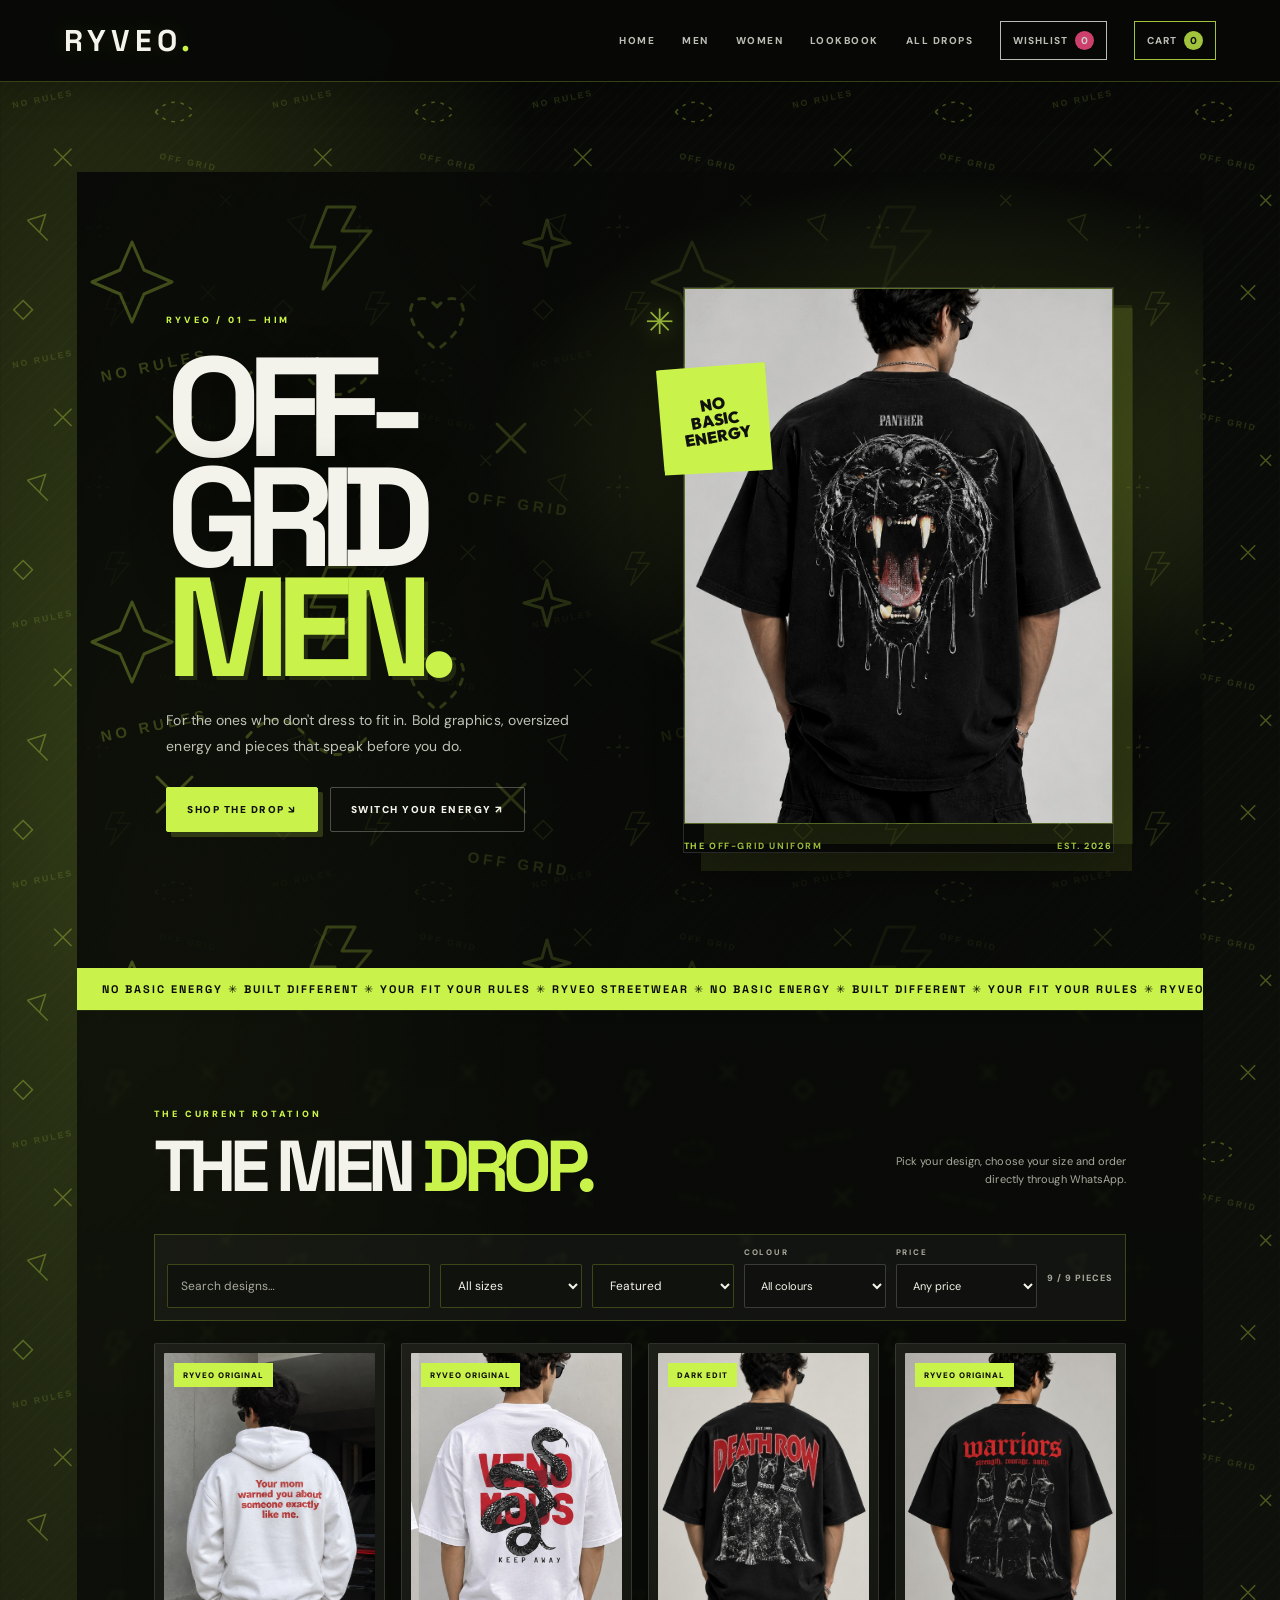
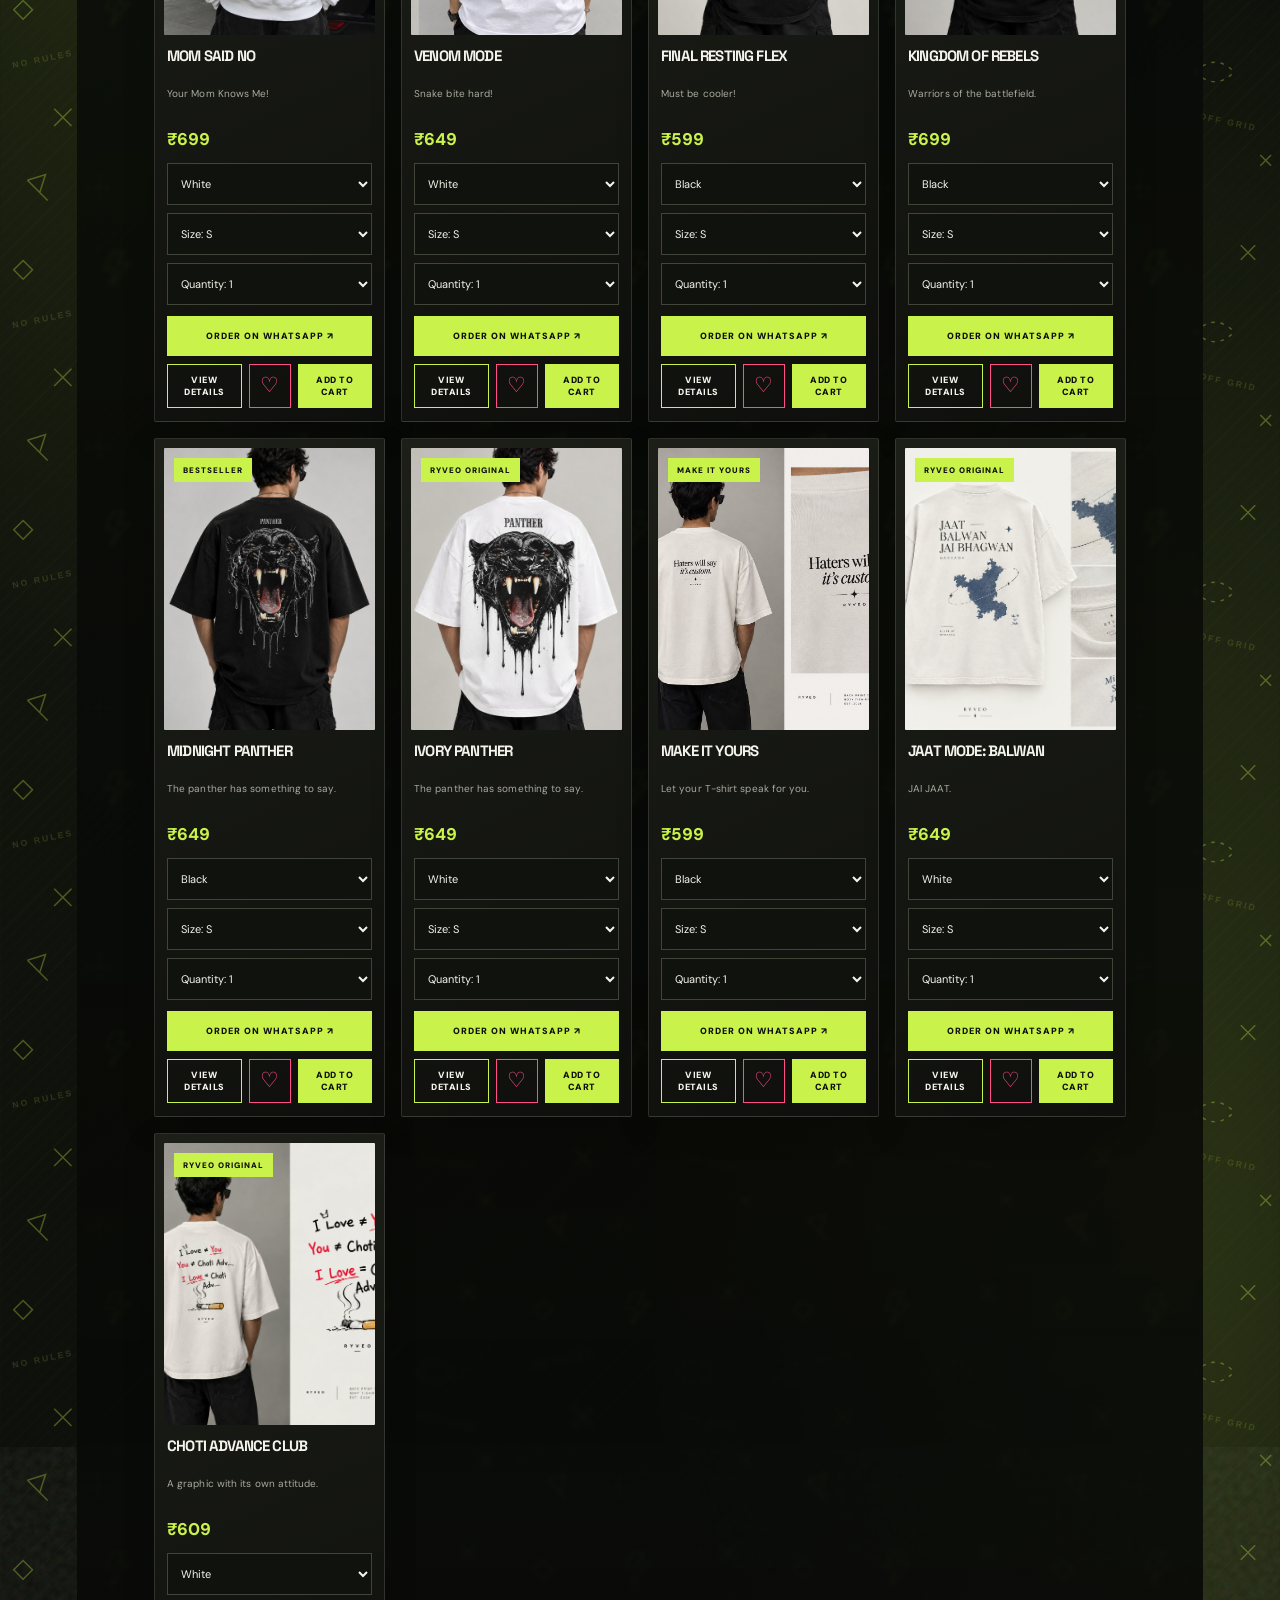
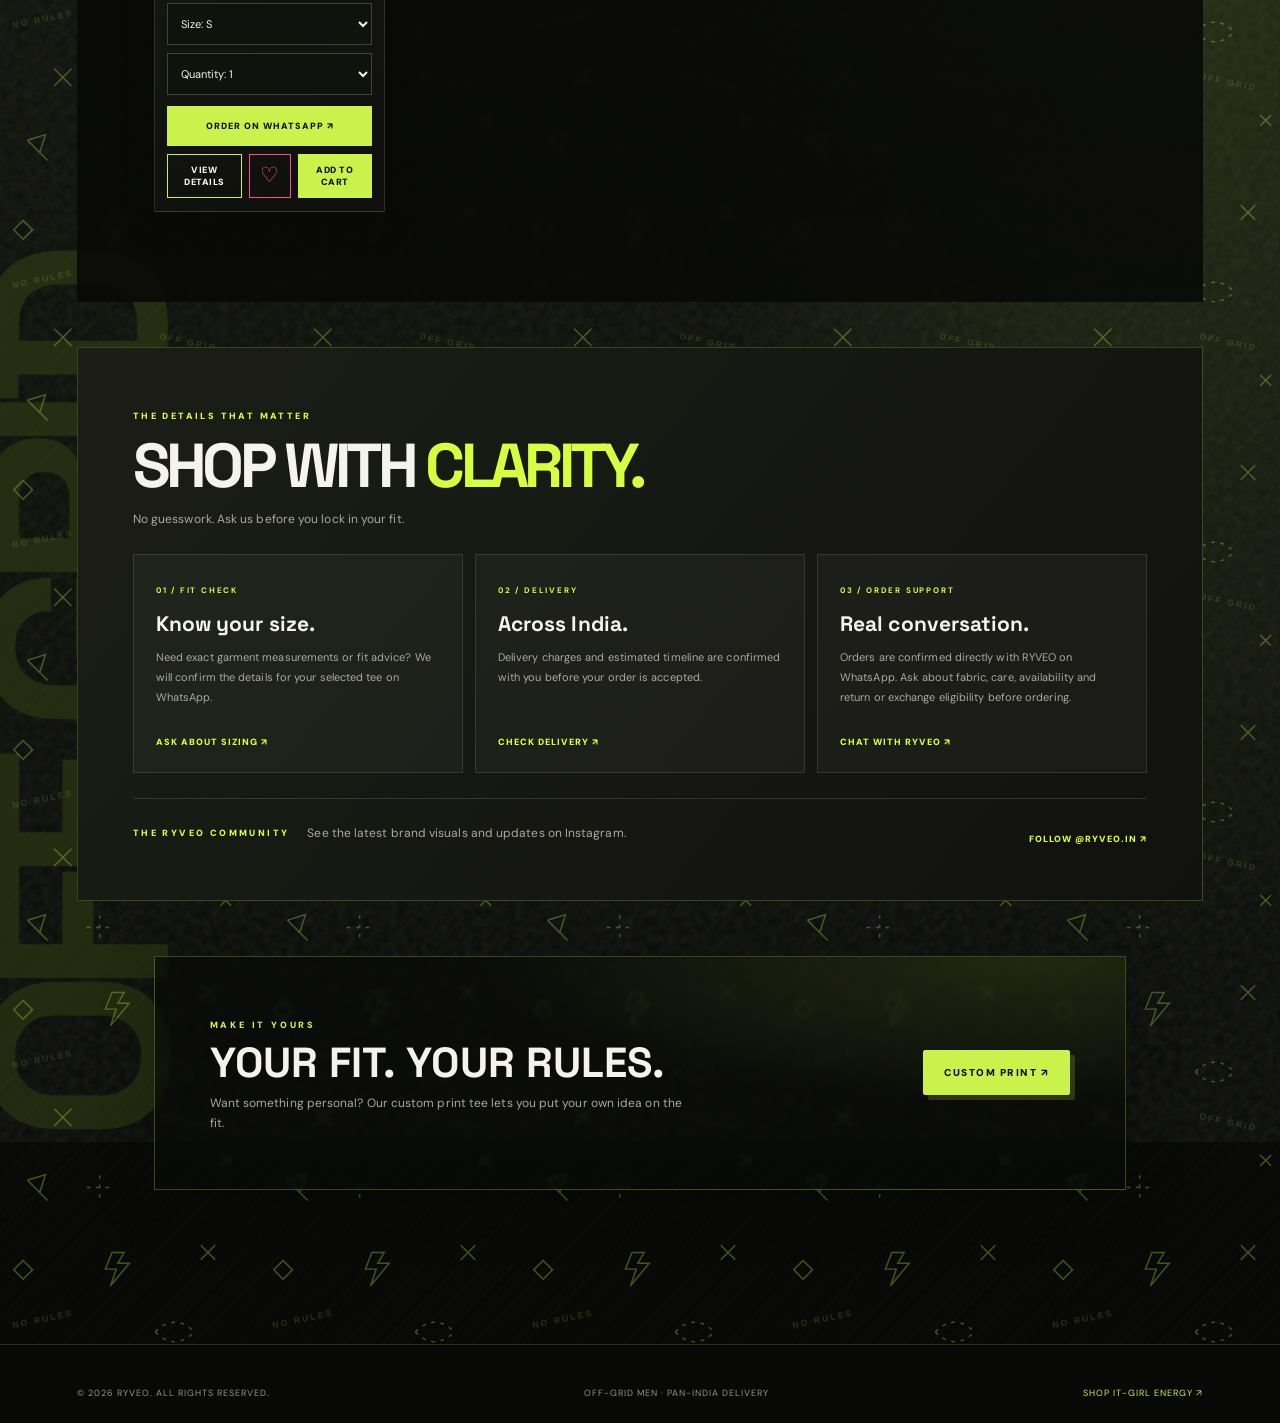
<file: boys.html>
<!DOCTYPE html>
<html lang="en"><head><meta charset="UTF-8"><meta name="viewport" content="width=device-width, initial-scale=1.0"><meta name="theme-color" content="#10110e"><title>Off-Grid Men | RYVEO</title><meta name="description" content="Off-Grid Men by RYVEO. Streetwear for the ones who never blend in."><link rel="stylesheet" href="collections.css?v=offgrid-20261121"><link rel="stylesheet" href="store.css"><link rel="stylesheet" href="ryveo-upgrade.css?v=hybrid-2026"><link rel="stylesheet" href="ryveo-site-polish.css?v=phase3-20261124">
<link rel="stylesheet" href="ryveo-30.css?v=20261124">
</head>
<body class="boys-page" data-collection="boys">
<header class="collection-header"><a class="collection-logo" href="index.html">RYVEO<span>.</span></a><nav class="collection-nav"><a href="index.html">HOME</a><a href="boys.html">MEN</a><a href="girls.html">WOMEN</a><a href="lookbook.html">LOOKBOOK</a><a href="index.html#all-drops">ALL DROPS</a></nav></header>
<main><section class="collection-hero"><div class="collection-copy"><span class="collection-kicker">RYVEO / 01 — HIM</span><h1 class="collection-title">OFF-GRID <span>MEN.</span></h1><p class="collection-desc">For the ones who don't dress to fit in. Bold graphics, oversized energy and pieces that speak before you do.</p><div class="collection-actions"><a class="collection-btn" href="#boys-drop">SHOP THE DROP ↘</a><a class="collection-btn ghost" href="girls.html">SWITCH YOUR ENERGY ↗</a></div></div><div class="collection-art"><img src="black%20panther.jpg" alt="RYVEO Off-Grid Men graphic tee"><div class="art-sticker">NO<br>BASIC<br>ENERGY</div><div class="art-caption"><span>THE OFF-GRID UNIFORM</span><span>EST. 2026</span></div></div></section>
<div class="collection-marquee"><span>NO BASIC ENERGY ✳ BUILT DIFFERENT ✳ YOUR FIT YOUR RULES ✳ RYVEO STREETWEAR ✳ NO BASIC ENERGY ✳ BUILT DIFFERENT ✳ YOUR FIT YOUR RULES ✳ RYVEO STREETWEAR ✳</span><span>NO BASIC ENERGY ✳ BUILT DIFFERENT ✳ YOUR FIT YOUR RULES ✳ RYVEO STREETWEAR ✳ NO BASIC ENERGY ✳ BUILT DIFFERENT ✳ YOUR FIT YOUR RULES ✳ RYVEO STREETWEAR ✳</span></div>
<section class="collection-products" id="boys-drop"><div class="products-top"><div><span class="collection-kicker">THE CURRENT ROTATION</span><h2>THE MEN <span style="color:var(--accent)">DROP.</span></h2></div><p>Pick your design, choose your size and order directly through WhatsApp.</p></div><div class="collection-grid" id="collection-grid"></div></section>
<section class="collection-custom"><div><span class="collection-kicker">MAKE IT YOURS</span><h3>YOUR FIT. YOUR RULES.</h3><p>Want something personal? Our custom print tee lets you put your own idea on the fit.</p></div><a class="collection-btn" href="custom-print.html">CUSTOM PRINT ↗</a></section></main>
<footer class="collection-footer"><span>© <span id="year"></span> RYVEO. ALL RIGHTS RESERVED.</span><span>OFF-GRID MEN · PAN-INDIA DELIVERY</span><a href="girls.html">SHOP IT-GIRL ENERGY ↗</a></footer><script src="catalog.js"></script><script src="collections.js"></script><script src="store.js"></script><script src="ryveo-upgrade.js?v=hybrid-2026"></script><script src="ryveo-phase3.js?v=20261124"></script><script src="ryveo-30.js?v=20261124"></script>
</body></html>
</file>
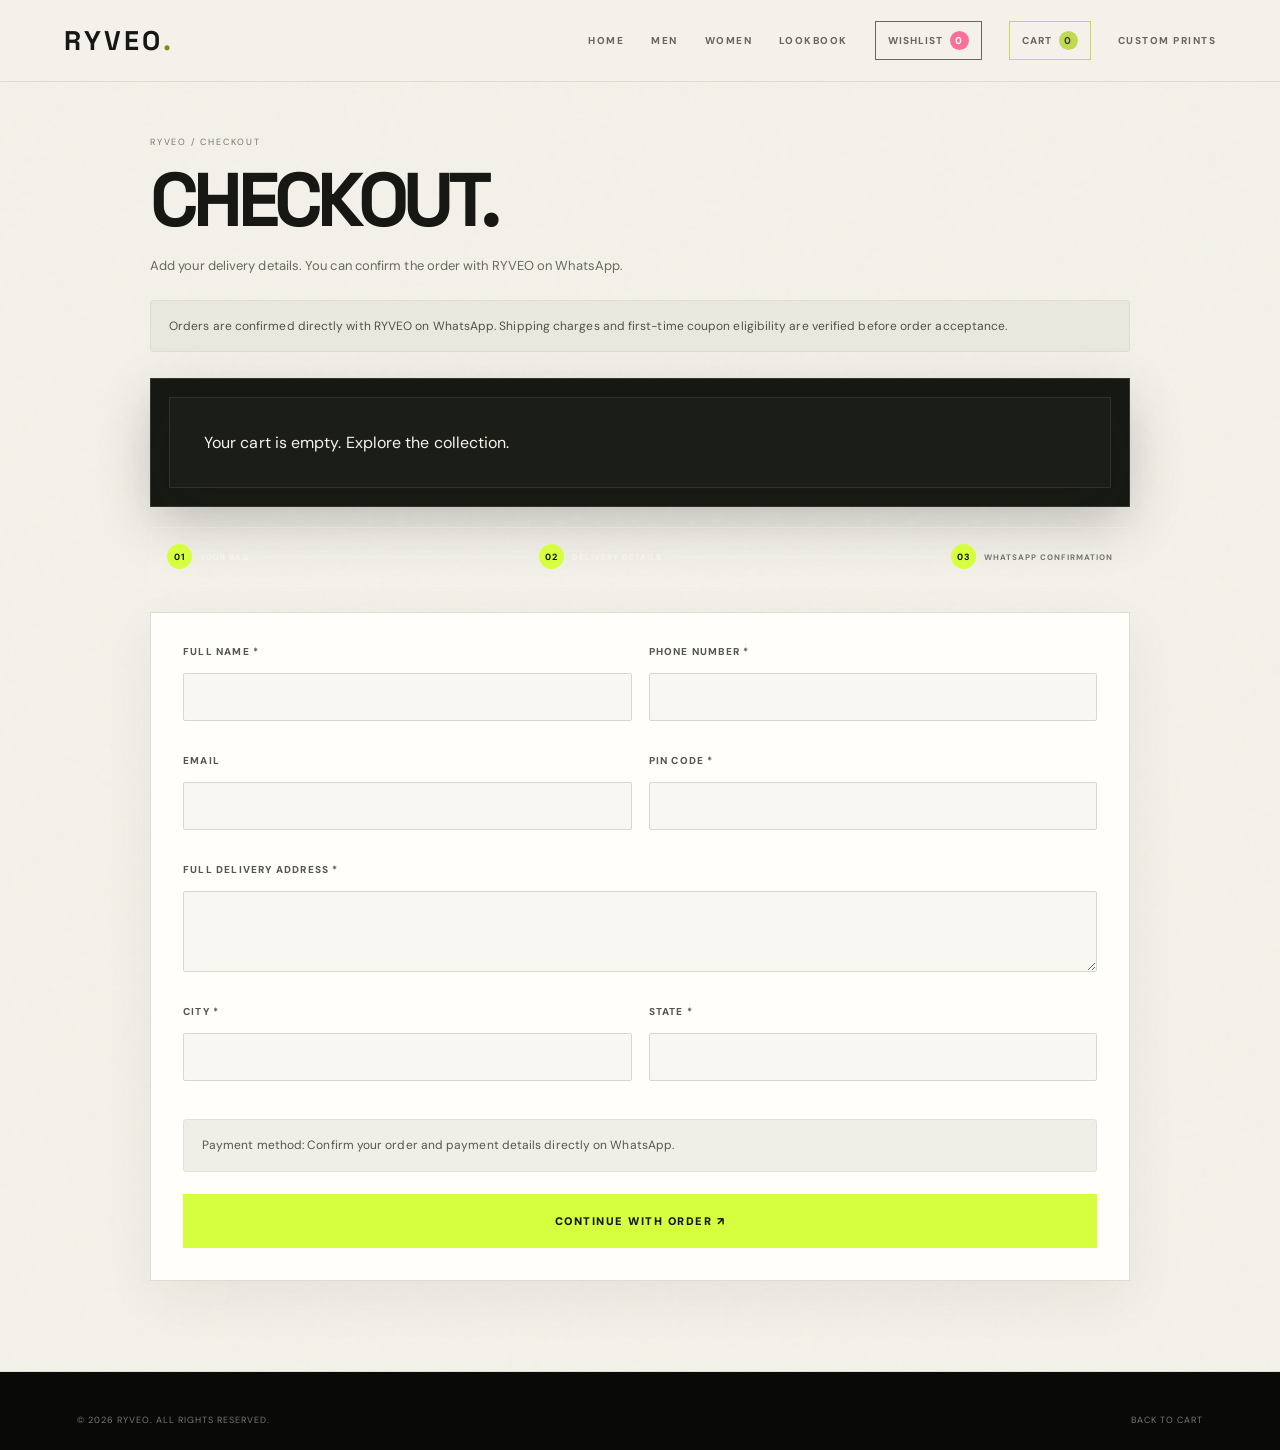
<file: checkout.html>
<!DOCTYPE html><html lang="en"><head><meta charset="UTF-8"><meta name="viewport" content="width=device-width,initial-scale=1"><meta name="theme-color" content="#10110e"><title>Checkout | RYVEO</title><link rel="stylesheet" href="collections.css"><link rel="stylesheet" href="store.css"><link rel="stylesheet" href="ryveo-upgrade.css?v=hybrid-2026"><link rel="stylesheet" href="ryveo-site-polish.css?v=phase3-20261124">
<link rel="stylesheet" href="ryveo-30.css?v=20261124">
</head><body class="ryveo-page"><header class="collection-header"><a class="collection-logo" href="index.html">RYVEO<span>.</span></a><nav class="collection-nav"><a href="index.html">HOME</a><a href="boys.html">MEN</a><a href="girls.html">WOMEN</a><a href="lookbook.html">LOOKBOOK</a><a href="wishlist.html" class="ryveo-wishlist-link">WISHLIST <span class="ryveo-wishlist-count">0</span></a><a href="cart.html" class="ryveo-cart-link">CART <span class="ryveo-cart-count">0</span></a><a href="custom-print.html">CUSTOM PRINTS</a></nav></header><main class="ryveo-shell"><div class="ryveo-breadcrumb">RYVEO / CHECKOUT</div><h1 style="font:700 clamp(42px,7vw,76px) Space Grotesk;letter-spacing:-.07em">CHECKOUT.</h1><p class="ryveo-muted">Add your delivery details. You can confirm the order with RYVEO on WhatsApp.</p><div class="ryveo-note">Orders are confirmed directly with RYVEO on WhatsApp. Shipping charges and first-time coupon eligibility are verified before order acceptance.</div><div id="checkout-summary" class="ryveo-checkout-summary"></div><form id="ryveo-checkout-form"><div class="ryveo-form-grid"><div class="ryveo-field"><label>Full name *</label><input name="name" required autocomplete="name"></div><div class="ryveo-field"><label>Phone number *</label><input name="phone" required inputmode="tel" pattern="[0-9 +()-]{10,16}" autocomplete="tel"></div><div class="ryveo-field"><label>Email</label><input name="email" type="email" autocomplete="email"></div><div class="ryveo-field"><label>PIN code *</label><input name="pin" required inputmode="numeric" pattern="[0-9]{6}" maxlength="6" autocomplete="postal-code"></div><div class="ryveo-field wide"><label>Full delivery address *</label><textarea name="address" required rows="3" autocomplete="street-address"></textarea></div><div class="ryveo-field"><label>City *</label><input name="city" required autocomplete="address-level2"></div><div class="ryveo-field"><label>State *</label><input name="state" required autocomplete="address-level1"></div></div><div class="ryveo-note">Payment method: Confirm your order and payment details directly on WhatsApp.</div><button class="ryveo-btn" type="submit">CONTINUE WITH ORDER ↗</button></form></main><footer class="collection-footer"><span>© 2026 RYVEO. ALL RIGHTS RESERVED.</span><a href="cart.html">BACK TO CART</a></footer><script src="catalog.js"></script><script src="store.js"></script><script src="ryveo-upgrade.js?v=hybrid-2026"></script><script src="ryveo-phase3.js?v=20261124"></script><script src="ryveo-30.js?v=20261124"></script>
</body></html>
</file>
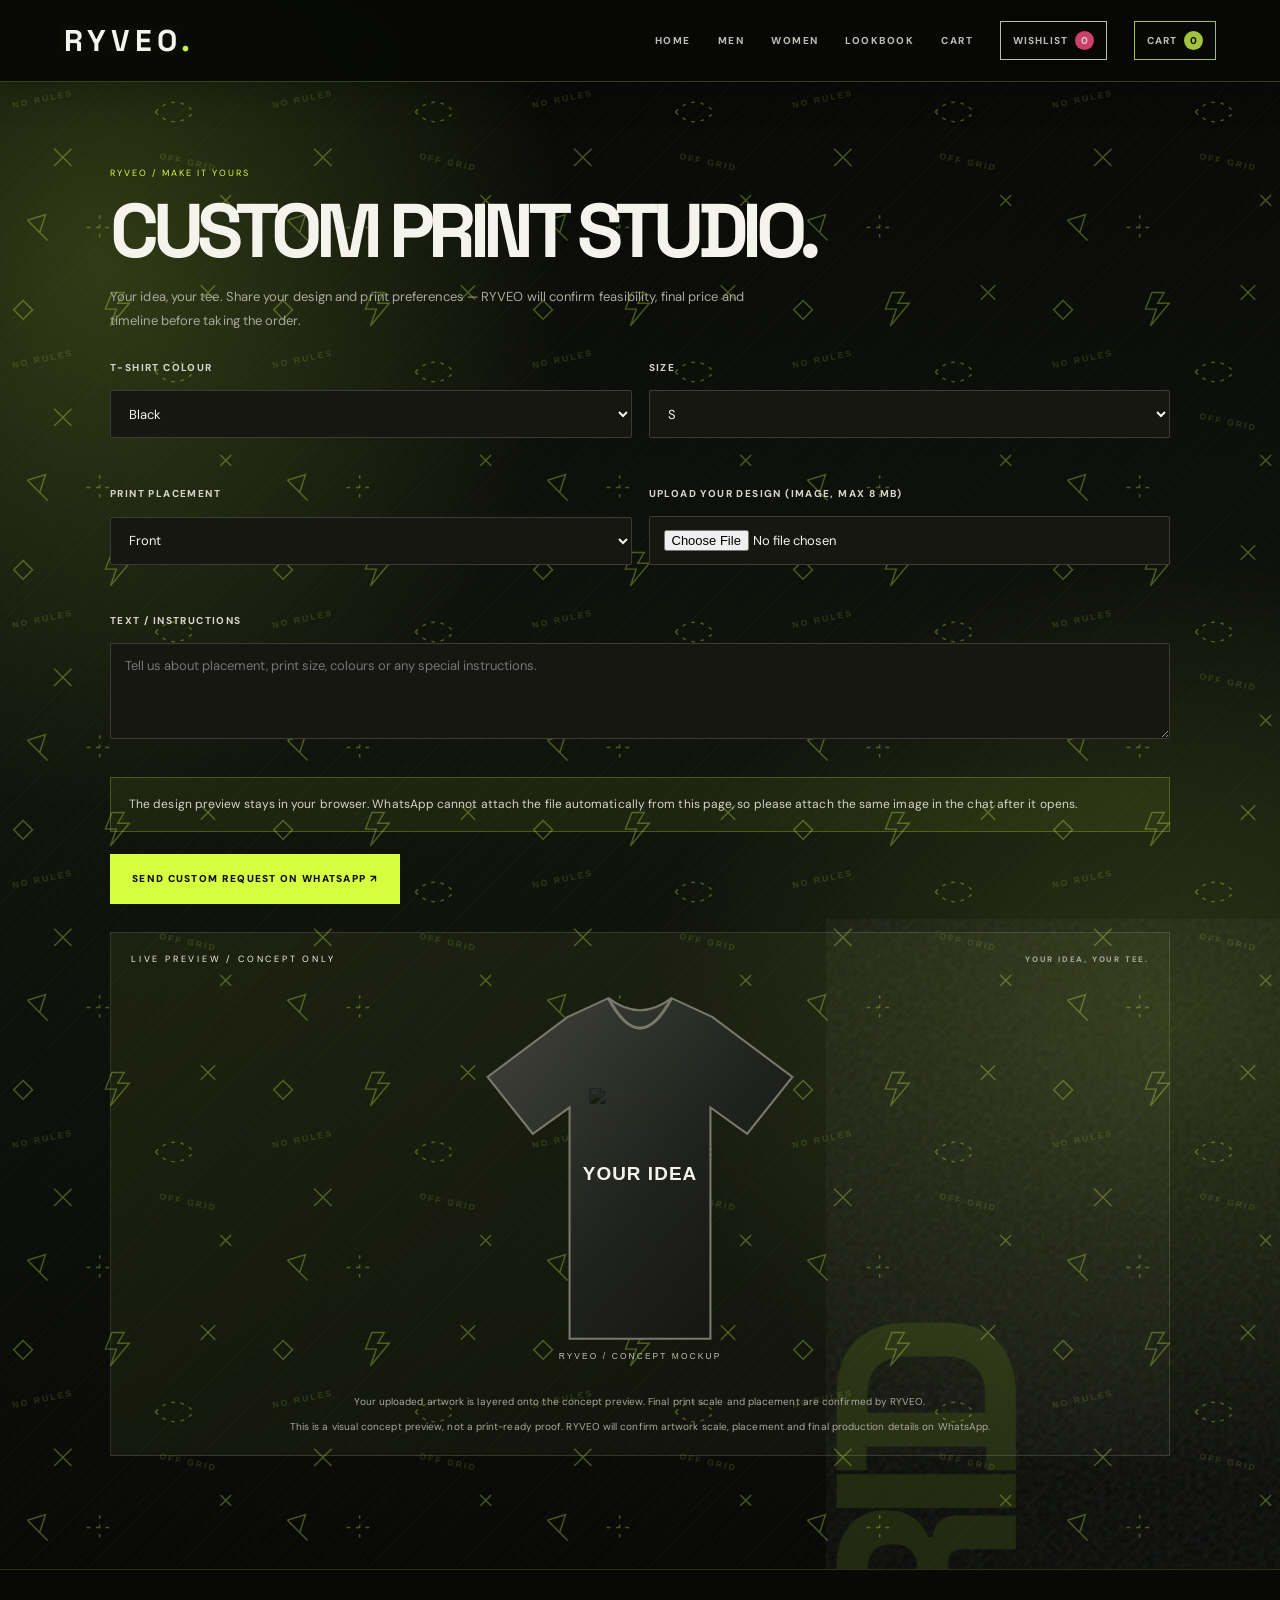
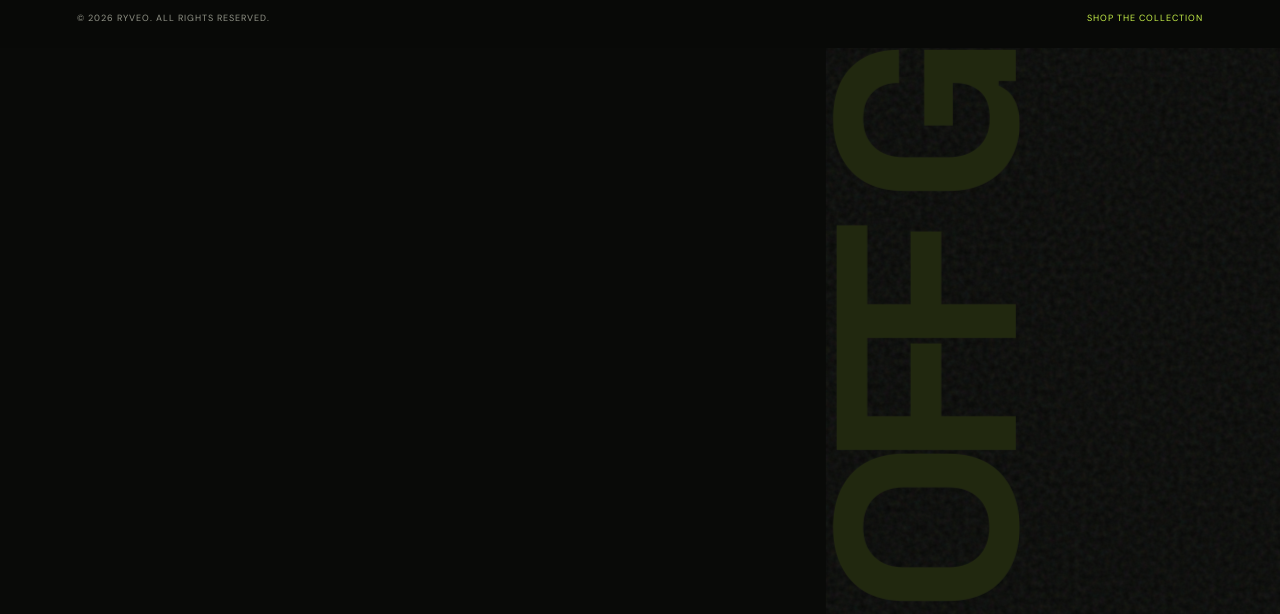
<file: custom-print.html>
<!DOCTYPE html><html lang="en"><head><meta charset="UTF-8"><meta name="viewport" content="width=device-width,initial-scale=1"><meta name="theme-color" content="#10110e"><title>Custom Print Studio | RYVEO</title><link rel="stylesheet" href="collections.css"><link rel="stylesheet" href="store.css"><link rel="stylesheet" href="ryveo-upgrade.css?v=hybrid-2026"><link rel="stylesheet" href="ryveo-site-polish.css?v=phase3-20261124">
<link rel="stylesheet" href="ryveo-30.css?v=20261124">
</head><body class="ryveo-page boys-page"><header class="collection-header"><a class="collection-logo" href="index.html">RYVEO<span>.</span></a><nav class="collection-nav"><a href="index.html">HOME</a><a href="boys.html">MEN</a><a href="girls.html">WOMEN</a><a href="lookbook.html">LOOKBOOK</a><a href="cart.html">CART</a></nav></header><main class="ryveo-shell"><div class="ryveo-breadcrumb">RYVEO / MAKE IT YOURS</div><h1 style="font:700 clamp(42px,7vw,76px) Space Grotesk;letter-spacing:-.07em">CUSTOM PRINT STUDIO.</h1><p class="ryveo-muted">Your idea, your tee. Share your design and print preferences — RYVEO will confirm feasibility, final price and timeline before taking the order.</p><form id="ryveo-custom-form"><div class="ryveo-form-grid"><div class="ryveo-field"><label>T-shirt colour</label><select name="colour"><option>Black</option><option>White</option></select></div><div class="ryveo-field"><label>Size</label><select name="size"><option>S</option><option>M</option><option>L</option><option>XL</option></select></div><div class="ryveo-field"><label>Print placement</label><select name="placement"><option>Front</option><option>Back</option><option>Front and back</option></select></div><div class="ryveo-field"><label>Upload your design (image, max 8 MB)</label><input type="file" accept="image/*"><img id="custom-preview" class="ryveo-upload-preview" alt="Your uploaded design preview"></div><div class="ryveo-field wide"><label>Text / instructions</label><textarea name="idea" rows="4" placeholder="Tell us about placement, print size, colours or any special instructions."></textarea></div></div><div class="ryveo-note">The design preview stays in your browser. WhatsApp cannot attach the file automatically from this page, so please attach the same image in the chat after it opens.</div><button class="ryveo-btn" type="submit">SEND CUSTOM REQUEST ON WHATSAPP ↗</button><div class="rv-custom-preview-panel">
  <div class="rv-custom-preview-head"><span class="kicker">LIVE PREVIEW / CONCEPT ONLY</span><span>YOUR IDEA, YOUR TEE.</span></div>
  <div class="rv-custom-tee-stage" id="rv-custom-tee-stage">
    <svg viewBox="0 0 360 390" role="img" aria-label="Illustrative T-shirt preview with your custom text">
      <defs><linearGradient id="rv-shirt-shade" x1="0" y1="0" x2="1" y2="1"><stop offset="0" stop-color="#41433c"/><stop offset=".55" stop-color="#20221d"/><stop offset="1" stop-color="#11120f"/></linearGradient></defs>
      <path id="rv-shirt-shape" d="M111 40 150 22Q180 45 210 22l39 18 76 57-43 54-35-25v220H113V126l-35 25-43-54z" fill="url(#rv-shirt-shade)" stroke="#77796b" stroke-width="2"/>
      <path d="M150 22Q180 79 210 22" fill="none" stroke="#77796b" stroke-width="3"/>
      <text id="rv-custom-preview-text" x="180" y="195" fill="#f5f4ec" text-anchor="middle" font-family="Arial,sans-serif" font-size="18" font-weight="800" letter-spacing="1">YOUR IDEA</text>
      <text x="180" y="365" fill="#bfc0b4" text-anchor="middle" font-family="Arial,sans-serif" font-size="8" letter-spacing="2">RYVEO / CONCEPT MOCKUP</text>
    </svg>
  </div>
  <p>This is a visual concept preview, not a print-ready proof. RYVEO will confirm artwork scale, placement and final production details on WhatsApp.</p>
</div></form></main><footer class="collection-footer"><span>© 2026 RYVEO. ALL RIGHTS RESERVED.</span><a href="index.html#all-drops">SHOP THE COLLECTION</a></footer><script src="catalog.js"></script><script src="store.js"></script><script src="ryveo-upgrade.js?v=hybrid-2026"></script><script src="ryveo-phase3.js?v=20261124"></script><script src="ryveo-30.js?v=20261124"></script>
</body></html>
</file>
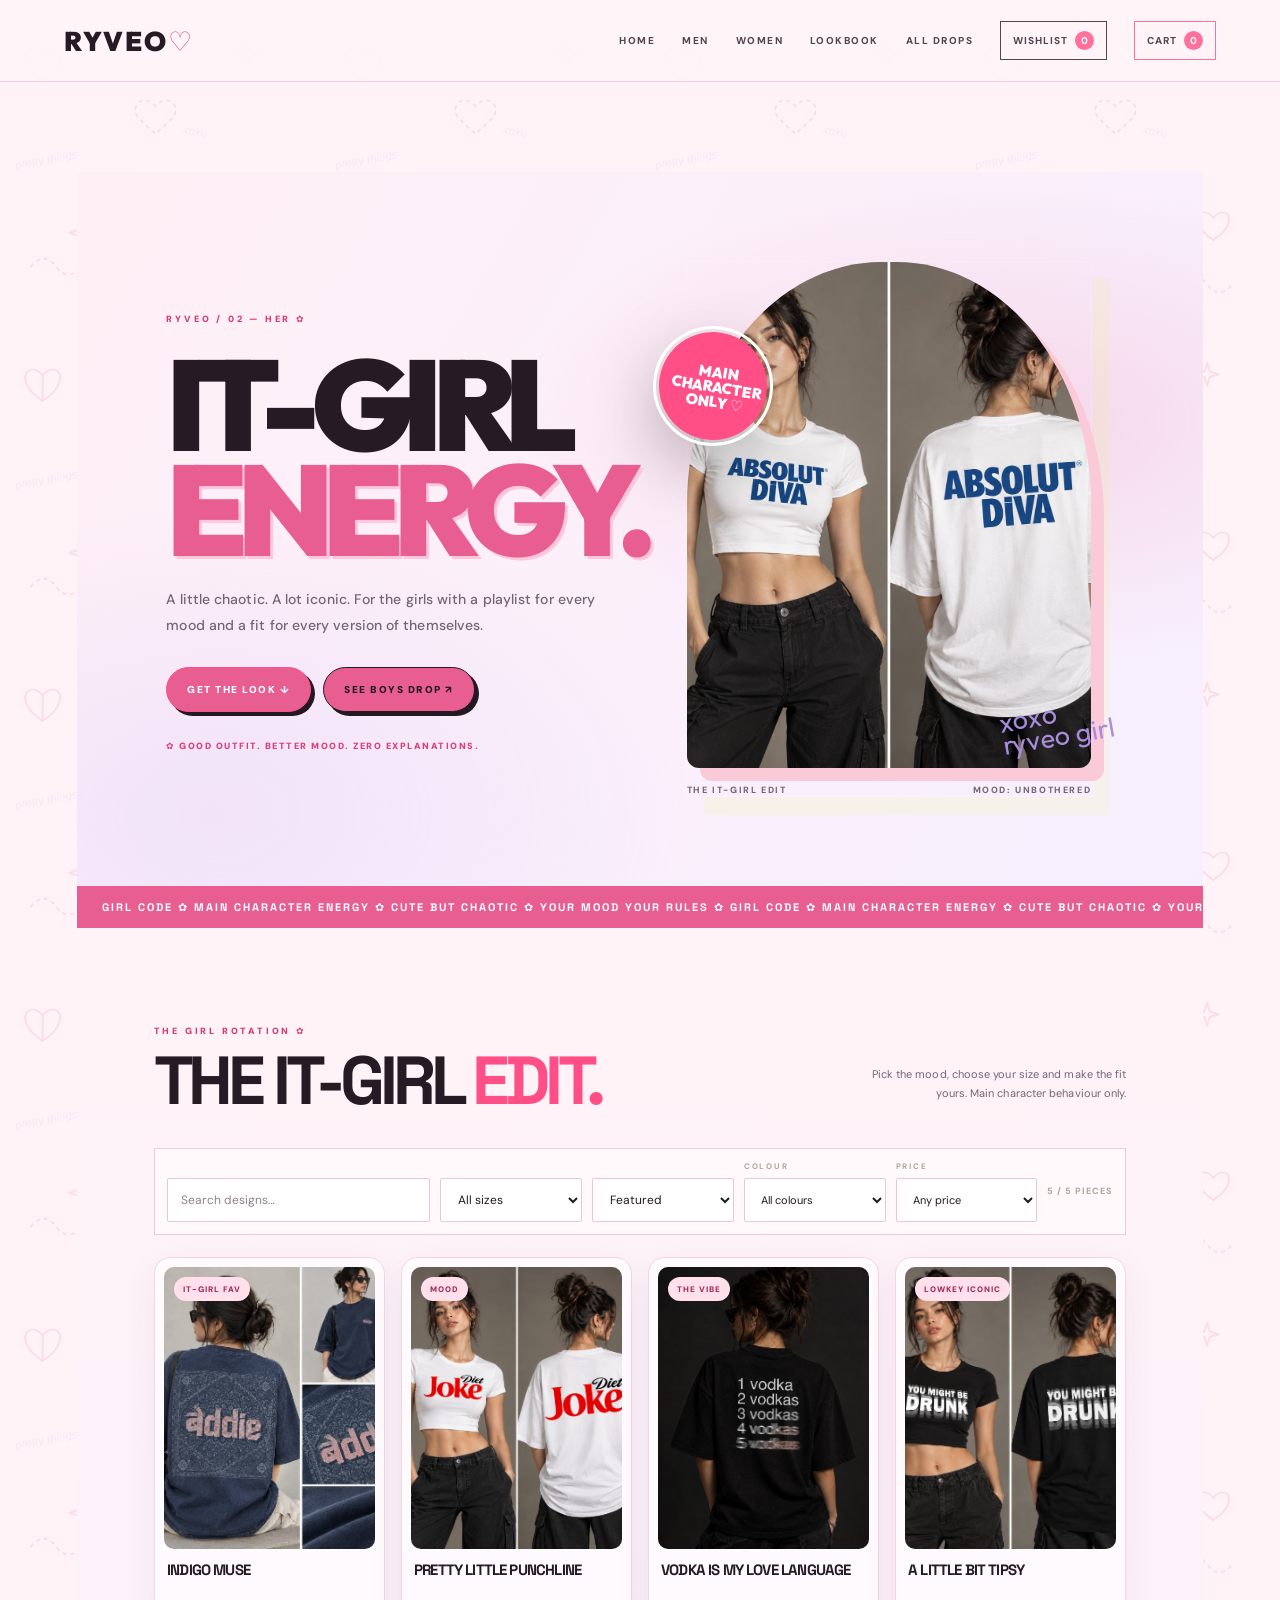
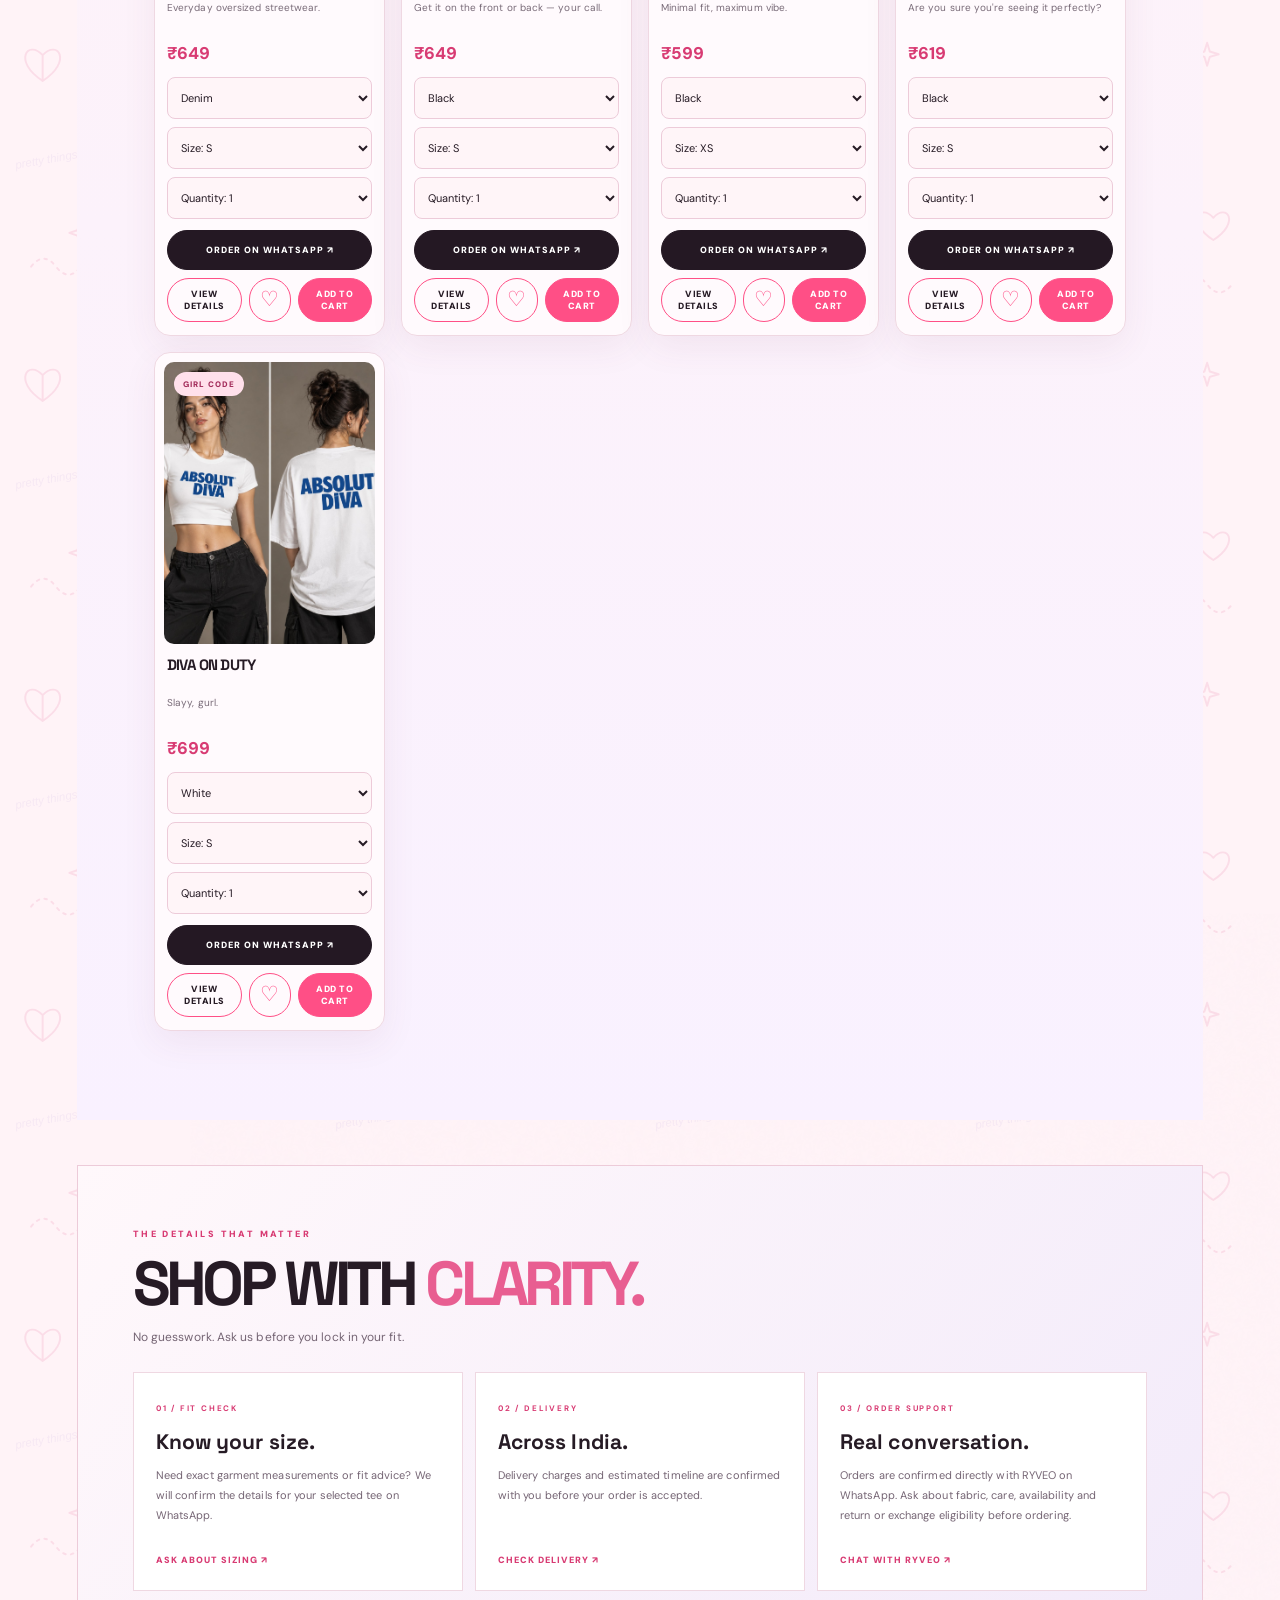
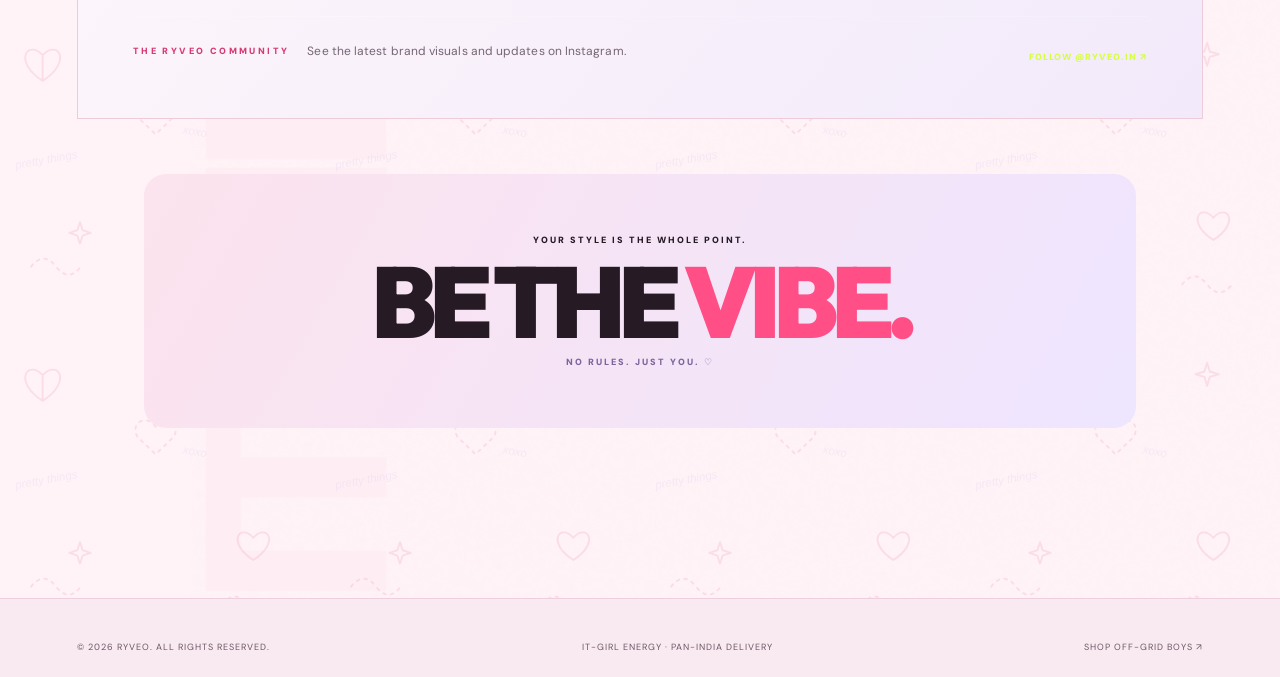
<file: girls.html>
<!DOCTYPE html>
<html lang="en"><head><meta charset="UTF-8"><meta name="viewport" content="width=device-width, initial-scale=1.0"><meta name="theme-color" content="#fff1f5"><title>Women — The It-Girl Edit | RYVEO</title><meta name="description" content="It-Girl Energy by RYVEO. Gen-Z graphic tees, playful fits and main character energy."><link rel="stylesheet" href="collections.css"><link rel="stylesheet" href="store.css"><link rel="stylesheet" href="ryveo-upgrade.css?v=hybrid-2026"><link rel="stylesheet" href="ryveo-site-polish.css?v=phase3-20261124">
<link rel="stylesheet" href="ryveo-30.css?v=20261124">
</head>
<body class="girls-page" data-collection="girls">
<header class="collection-header"><a class="collection-logo" href="index.html">RYVEO<span>♡</span></a><nav class="collection-nav"><a href="index.html">HOME</a><a href="boys.html">MEN</a><a href="girls.html">WOMEN</a><a href="lookbook.html">LOOKBOOK</a><a href="index.html#all-drops">ALL DROPS</a></nav></header>
<main><section class="collection-hero"><div class="collection-copy"><span class="collection-kicker">RYVEO / 02 — HER ✿</span><h1 class="collection-title">IT-GIRL <span>ENERGY.</span></h1><p class="collection-desc">A little chaotic. A lot iconic. For the girls with a playlist for every mood and a fit for every version of themselves.</p><div class="collection-actions"><a class="collection-btn" href="#girls-drop">GET THE LOOK ↓</a><a class="collection-btn ghost" href="boys.html">SEE BOYS DROP ↗</a></div><div class="girls-note">✿ GOOD OUTFIT. BETTER MOOD. ZERO EXPLANATIONS.</div></div><div class="collection-art"><img src="f86f3dd5-e6bc-43a2-ae7d-e9b7ec0ff237.jpg" alt="RYVEO It-Girl Energy collection design"><div class="art-sticker">MAIN<br>CHARACTER<br>ONLY ♡</div><div class="art-caption"><span>THE IT-GIRL EDIT</span><span>MOOD: UNBOTHERED</span></div><div class="girls-doodle">xoxo<br>ryveo girl</div></div></section>
<div class="collection-marquee"><span>GIRL CODE ✿ MAIN CHARACTER ENERGY ✿ CUTE BUT CHAOTIC ✿ YOUR MOOD YOUR RULES ✿ GIRL CODE ✿ MAIN CHARACTER ENERGY ✿ CUTE BUT CHAOTIC ✿ YOUR MOOD YOUR RULES ✿</span><span>GIRL CODE ✿ MAIN CHARACTER ENERGY ✿ CUTE BUT CHAOTIC ✿ YOUR MOOD YOUR RULES ✿ GIRL CODE ✿ MAIN CHARACTER ENERGY ✿ CUTE BUT CHAOTIC ✿ YOUR MOOD YOUR RULES ✿</span></div>
<section class="collection-products" id="girls-drop"><div class="products-top"><div><span class="collection-kicker">THE GIRL ROTATION ✿</span><h2>THE IT-GIRL <span style="color:var(--accent)">EDIT.</span></h2></div><p>Pick the mood, choose your size and make the fit yours. Main character behaviour only.</p></div><div class="collection-grid" id="collection-grid"></div></section>
<section class="girls-mantra"><span>YOUR STYLE IS THE WHOLE POINT.</span><strong>BE THE <i>VIBE.</i></strong><small>NO RULES. JUST YOU. ♡</small></section></main>
<footer class="collection-footer"><span>© <span id="year"></span> RYVEO. ALL RIGHTS RESERVED.</span><span>IT-GIRL ENERGY · PAN-INDIA DELIVERY</span><a href="boys.html">SHOP OFF-GRID BOYS ↗</a></footer><script src="catalog.js"></script><script src="collections.js"></script><script src="store.js"></script><script src="ryveo-upgrade.js?v=hybrid-2026"></script><script src="ryveo-phase3.js?v=20261124"></script><script src="ryveo-30.js?v=20261124"></script>
</body></html>
</file>
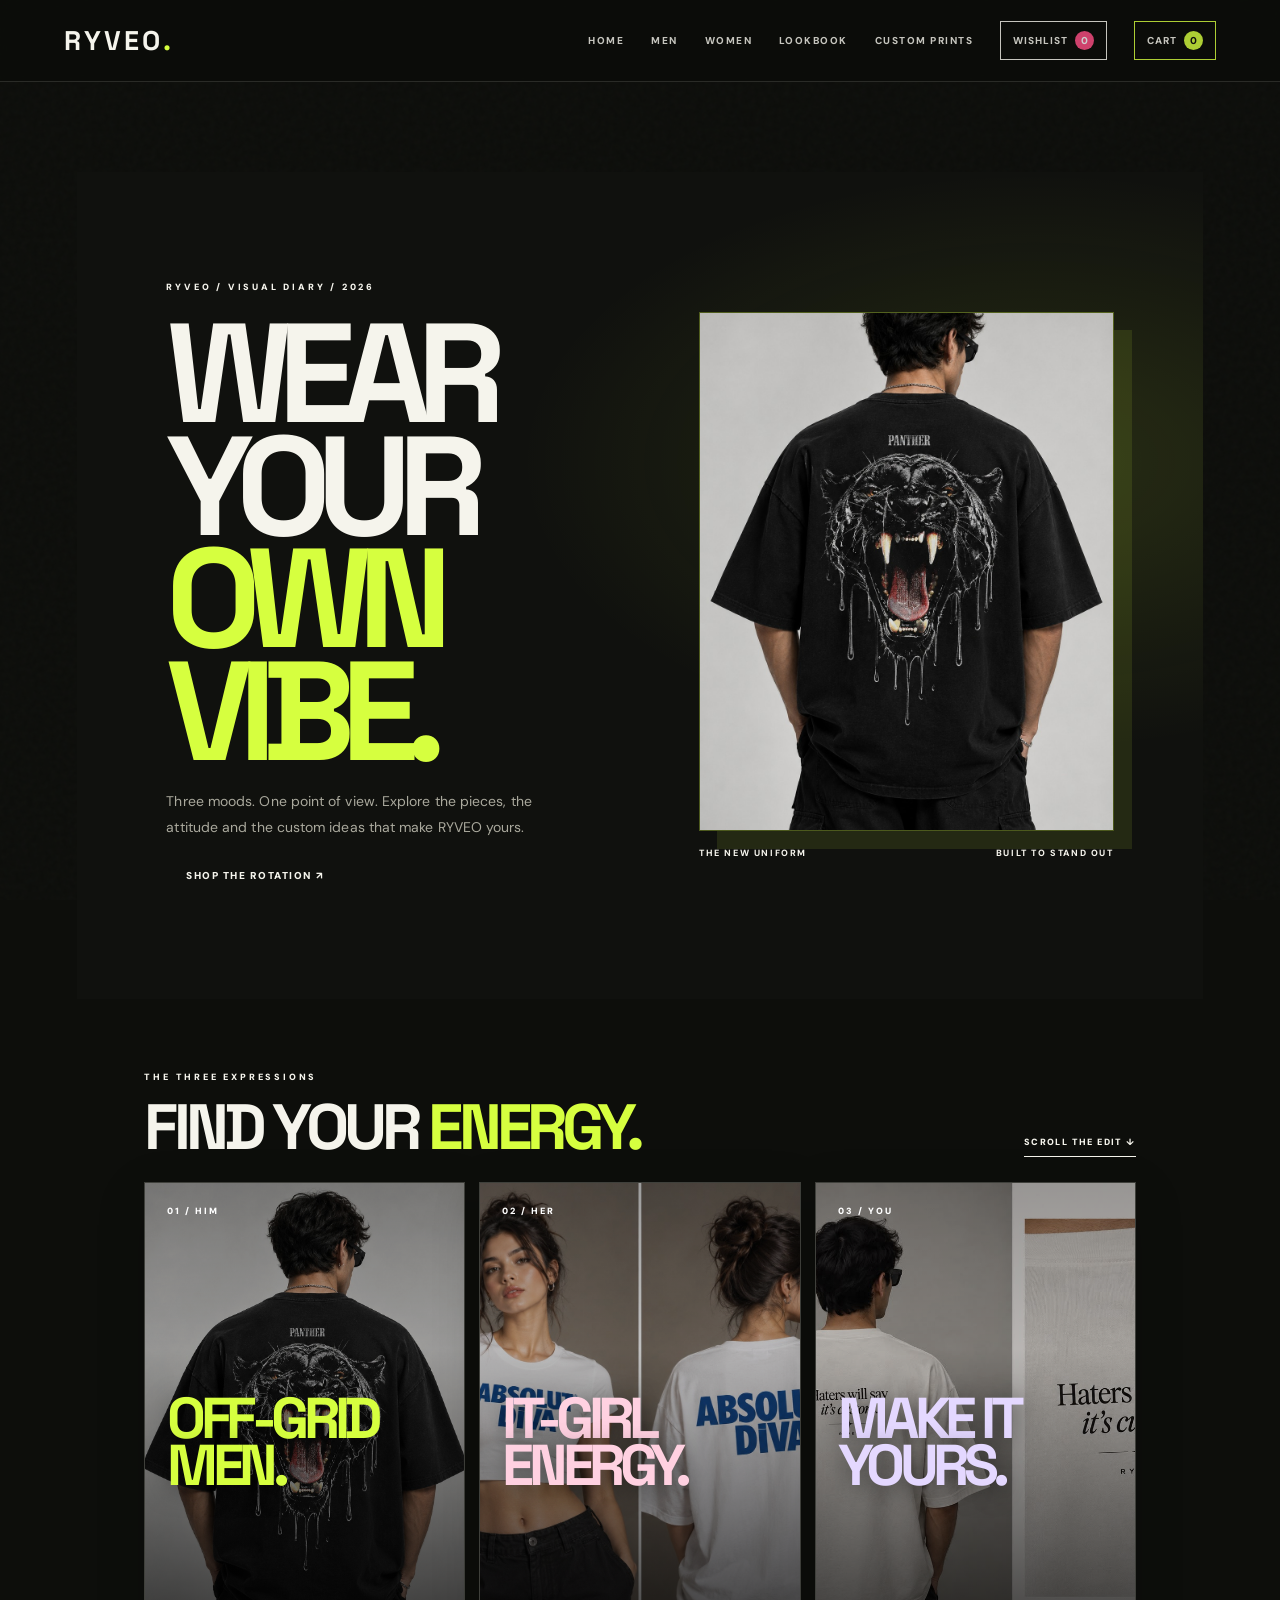
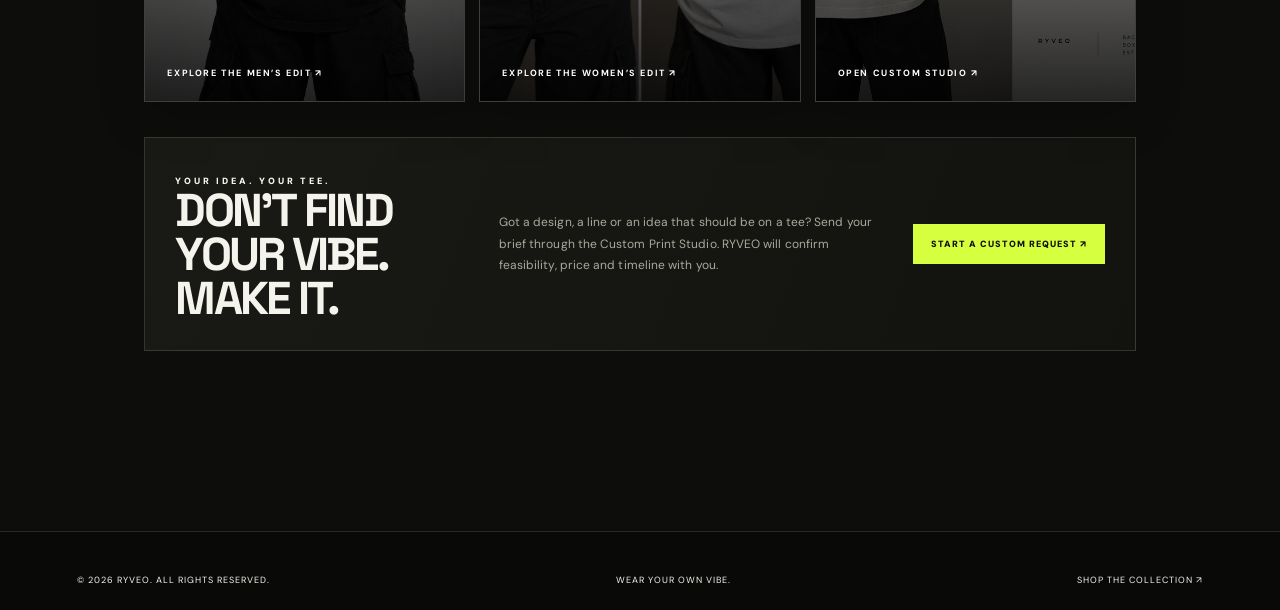
<file: lookbook.html>
<!DOCTYPE html>
<html lang="en">
<head>
<meta charset="UTF-8"><meta name="viewport" content="width=device-width,initial-scale=1">
<meta name="theme-color" content="#10110e">
<title>The RYVEO Lookbook | Wear Your Own Vibe</title>
<meta name="description" content="Explore the RYVEO streetwear lookbook: Off-Grid Men, the It-Girl Edit and custom graphic tees.">
<link rel="preconnect" href="https://fonts.googleapis.com"><link rel="preconnect" href="https://fonts.gstatic.com" crossorigin>
<link href="https://fonts.googleapis.com/css2?family=DM+Sans:wght@400;500;600;700;800&family=Space+Grotesk:wght@400;500;600;700;800&family=Outfit:wght@400;500;600;700;800;900&display=swap" rel="stylesheet">
<link rel="stylesheet" href="collections.css"><link rel="stylesheet" href="store.css"><link rel="stylesheet" href="ryveo-upgrade.css?v=hybrid-2026">
<link rel="stylesheet" href="ryveo-site-polish.css?v=phase3-20261124">
<link rel="stylesheet" href="ryveo-30.css?v=20261124">
</head>
<body class="ryveo-lookbook-page">
<header class="collection-header"><a class="collection-logo" href="index.html">RYVEO<span>.</span></a><nav class="collection-nav"><a href="index.html">HOME</a><a href="boys.html">MEN</a><a href="girls.html">WOMEN</a><a href="lookbook.html">LOOKBOOK</a><a href="custom-print.html">CUSTOM PRINTS</a></nav></header>
<main>
<section class="ryveo-lookbook-hero"><div><span class="collection-kicker">RYVEO / VISUAL DIARY / 2026</span><h1>WEAR YOUR<br><em>OWN VIBE.</em></h1><p>Three moods. One point of view. Explore the pieces, the attitude and the custom ideas that make RYVEO yours.</p><a class="collection-btn" href="index.html#all-drops">SHOP THE ROTATION ↗</a></div><div class="ryveo-lookbook-hero-art"><img src="black%20panther.jpg" alt="RYVEO Midnight Panther streetwear graphic" fetchpriority="high"><div class="art-caption"><span>THE NEW UNIFORM</span><span>BUILT TO STAND OUT</span></div></div></section>
<section class="ryveo-lookbook-story"><div class="ryveo-editorial-heading"><div><span class="collection-kicker">THE THREE EXPRESSIONS</span><h2>FIND YOUR <em>ENERGY.</em></h2></div><span class="ryveo-text-link">SCROLL THE EDIT ↓</span></div>
<div class="ryveo-lookbook-grid">
<a class="ryveo-lookbook-tile ryveo-lookbook-men" href="boys.html"><img src="black%20panther.jpg" alt="Midnight Panther tee" loading="lazy"><span>01 / HIM</span><strong>OFF-GRID<br>MEN.</strong><b>EXPLORE THE MEN’S EDIT ↗</b></a>
<a class="ryveo-lookbook-tile ryveo-lookbook-women" href="girls.html"><img src="f86f3dd5-e6bc-43a2-ae7d-e9b7ec0ff237.jpg" alt="Diva on Duty tee" loading="lazy"><span>02 / HER</span><strong>IT-GIRL<br>ENERGY.</strong><b>EXPLORE THE WOMEN’S EDIT ↗</b></a>
<a class="ryveo-lookbook-tile ryveo-lookbook-custom" href="custom-print.html"><img src="image.png" alt="RYVEO custom print design" loading="lazy"><span>03 / YOU</span><strong>MAKE IT<br>YOURS.</strong><b>OPEN CUSTOM STUDIO ↗</b></a>
</div>
<div class="ryveo-lookbook-note"><div><span class="collection-kicker">YOUR IDEA. YOUR TEE.</span><h2>DON’T FIND YOUR VIBE.<br>MAKE IT.</h2></div><p>Got a design, a line or an idea that should be on a tee? Send your brief through the Custom Print Studio. RYVEO will confirm feasibility, price and timeline with you.</p><a href="custom-print.html">START A CUSTOM REQUEST ↗</a></div>
</section>
</main>
<footer class="collection-footer"><span>© 2026 RYVEO. ALL RIGHTS RESERVED.</span><span>WEAR YOUR OWN VIBE.</span><a href="index.html#all-drops">SHOP THE COLLECTION ↗</a></footer>
<script src="catalog.js"></script><script src="store.js"></script><script src="ryveo-upgrade.js?v=hybrid-2026"></script><script src="ryveo-phase3.js?v=20261124"></script>
<script src="ryveo-30.js?v=20261124"></script>
</body></html>
</file>
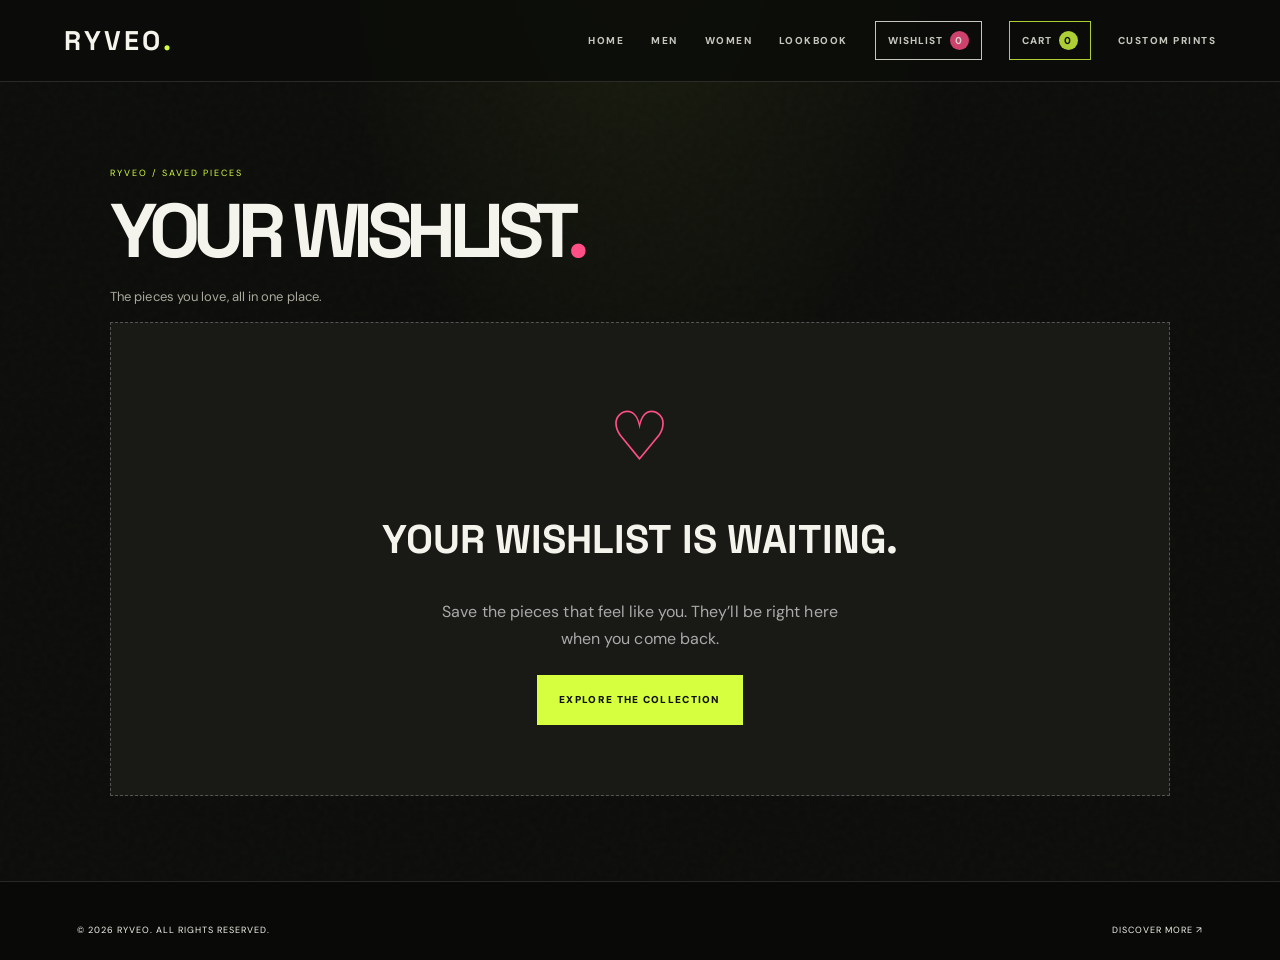
<file: wishlist.html>
<!DOCTYPE html><html lang="en"><head><meta charset="UTF-8"><meta name="viewport" content="width=device-width,initial-scale=1"><meta name="theme-color" content="#10110e"><title>Your Wishlist | RYVEO</title><link rel="stylesheet" href="collections.css"><link rel="stylesheet" href="store.css"><link rel="stylesheet" href="ryveo-upgrade.css?v=hybrid-2026"><link rel="stylesheet" href="ryveo-site-polish.css?v=phase3-20261124">
<link rel="stylesheet" href="ryveo-30.css?v=20261124">
</head><body class="ryveo-page"><header class="collection-header"><a class="collection-logo" href="index.html">RYVEO<span>.</span></a><nav class="collection-nav"><a href="index.html">HOME</a><a href="boys.html">MEN</a><a href="girls.html">WOMEN</a><a href="lookbook.html">LOOKBOOK</a><a href="wishlist.html" class="ryveo-wishlist-link">WISHLIST <span class="ryveo-wishlist-count">0</span></a><a href="cart.html" class="ryveo-cart-link">CART <span class="ryveo-cart-count">0</span></a><a href="custom-print.html">CUSTOM PRINTS</a></nav></header><main class="ryveo-shell"><div class="ryveo-breadcrumb">RYVEO / SAVED PIECES</div><h1 style="font:700 clamp(42px,7vw,76px) Space Grotesk;letter-spacing:-.07em">YOUR WISHLIST<span style="color:#ff4f86">.</span></h1><p class="ryveo-muted">The pieces you love, all in one place.</p><div id="ryveo-wishlist-page"></div></main><footer class="collection-footer"><span>© 2026 RYVEO. ALL RIGHTS RESERVED.</span><a href="index.html#all-drops">DISCOVER MORE ↗</a></footer><script src="catalog.js"></script><script src="store.js"></script><script src="ryveo-upgrade.js?v=hybrid-2026"></script><script src="ryveo-phase3.js?v=20261124"></script><script src="ryveo-30.js?v=20261124"></script>
</body></html>
</file>
<file: collections.css>
@import url('https://fonts.googleapis.com/css2?family=DM+Sans:wght@400;500;600;700;800;900&family=Space+Grotesk:wght@400;500;600;700&family=Outfit:wght@400;500;600;700;800;900&display=swap');
:root{font-family:'DM Sans',sans-serif;--lime:#d6ff3f;--dark:#10110e;--ink:#f5f4ec}
*{box-sizing:border-box}html{scroll-behavior:smooth}body{margin:0;min-height:100vh}a{color:inherit;text-decoration:none}button,select{font:inherit}
.collection-header{height:82px;padding:0 6%;display:flex;align-items:center;justify-content:space-between;gap:24px;position:sticky;top:0;z-index:20;backdrop-filter:blur(18px);border-bottom:1px solid var(--edge)}
.collection-logo{font:700 27px 'Space Grotesk';letter-spacing:4px}.collection-logo span{color:var(--accent)}
.collection-nav{display:flex;align-items:center;gap:25px;font-size:10px;font-weight:800;letter-spacing:1.5px;text-transform:uppercase}.collection-nav a{opacity:.8;transition:opacity .2s,color .2s}.collection-nav a:hover{opacity:1;color:var(--accent)}
.collection-hero{min-height:610px;display:grid;grid-template-columns:1.05fr .95fr;align-items:center;gap:40px;padding:70px 7%;position:relative;overflow:hidden}
.collection-copy{position:relative;z-index:2}.collection-kicker{font-size:10px;letter-spacing:3px;font-weight:900;color:var(--accent);text-transform:uppercase}
.collection-title{font:700 clamp(65px,10vw,130px)/.82 'Space Grotesk';letter-spacing:-.09em;margin:25px 0}.collection-title span{display:block;color:var(--accent)}
.collection-desc{max-width:430px;font-size:14px;line-height:1.8;color:var(--soft)}
.collection-actions{display:flex;gap:12px;flex-wrap:wrap;margin-top:28px}
.collection-btn{display:inline-flex;align-items:center;justify-content:center;padding:15px 20px;font-size:10px;font-weight:900;letter-spacing:1.5px;text-transform:uppercase;border:1px solid var(--accent);background:var(--accent);color:var(--button-ink);transition:transform .25s,background .25s}.collection-btn:hover{transform:translateY(-3px);background:transparent;color:var(--accent)}
.collection-btn.ghost{background:transparent;color:var(--text);border-color:var(--edge)}
.collection-art{position:relative;max-width:470px;justify-self:end;width:100%}.collection-art img{display:block;width:100%;aspect-ratio:4/5;object-fit:cover;box-shadow:18px 18px 0 var(--art-shadow);transition:transform .8s cubic-bezier(.16,1,.3,1)}.collection-art:hover img{transform:scale(1.025)}
.art-sticker{position:absolute;left:-28px;top:13%;width:108px;height:108px;border-radius:50%;display:grid;place-items:center;text-align:center;font:900 15px/1 'Outfit';transform:rotate(-13deg);box-shadow:0 12px 35px #0005;background:var(--accent);color:var(--button-ink);padding:12px}
.art-caption{display:flex;justify-content:space-between;gap:12px;margin-top:16px;font-size:9px;font-weight:800;letter-spacing:1.6px;color:var(--soft)}
.collection-marquee{overflow:hidden;white-space:nowrap;padding:14px 0;background:var(--accent);color:var(--button-ink);font:800 12px 'Space Grotesk';letter-spacing:2px}
.collection-marquee span{display:inline-block;padding:0 25px;animation:collectionMarquee 28s linear infinite}
@keyframes collectionMarquee{to{transform:translateX(-50%)}}
.collection-products{padding:75px 6% 95px}.products-top{display:flex;justify-content:space-between;align-items:end;gap:20px;margin-bottom:28px}.products-top h2{font:700 clamp(35px,5vw,60px)/.95 'Space Grotesk';letter-spacing:-.07em;margin:10px 0 0}.products-top p{max-width:260px;font-size:11px;line-height:1.7;color:var(--soft);text-align:right}
.collection-grid{display:grid;grid-template-columns:repeat(4,minmax(0,1fr));gap:16px}
.collection-product{min-width:0;background:var(--card);border:1px solid var(--edge);padding:9px;transition:transform .35s,border-color .3s,box-shadow .3s}
.collection-product:hover{transform:translateY(-7px);border-color:var(--accent);box-shadow:0 18px 42px #0002}
.collection-product-image{position:relative;aspect-ratio:3/4;overflow:hidden;background:var(--image-bg)}
.collection-product-image img{width:100%;height:100%;object-fit:cover;display:block;transition:transform .65s cubic-bezier(.16,1,.3,1)}
.collection-product:hover .collection-product-image img{transform:scale(1.055)}
.collection-product-tag{position:absolute;left:10px;top:10px;padding:7px 9px;background:var(--accent);color:var(--button-ink);font-size:8px;font-weight:900;letter-spacing:1px;text-transform:uppercase}
.collection-product-info{padding:13px 3px 4px}.collection-product-info h3{font:700 16px/1.2 'Space Grotesk';margin:0 0 6px}.collection-product-info p{font-size:10px;line-height:1.5;color:var(--soft);min-height:30px;margin:0}
.collection-product-price{font:800 17px 'DM Sans';margin:12px 0 9px}
.collection-product select{width:100%;padding:10px 9px;margin:4px 0;border:1px solid var(--edge);background:var(--select-bg);color:var(--text);font-size:11px;outline:none}
.collection-order{width:100%;padding:13px 8px;margin-top:7px;border:1px solid var(--accent);background:var(--accent);color:var(--button-ink);font-size:9px;font-weight:900;letter-spacing:1px;cursor:pointer;transition:background .2s,color .2s}
.collection-order:hover{background:transparent;color:var(--accent)}
.collection-empty{padding:35px;border:1px dashed var(--edge);color:var(--soft);text-align:center}
.collection-custom{margin:0 6% 80px;padding:35px;border:1px solid var(--edge);background:var(--card);display:flex;align-items:center;justify-content:space-between;gap:25px}
.collection-custom h3{font:700 clamp(26px,4vw,42px)/1 'Space Grotesk';margin:9px 0}.collection-custom p{font-size:12px;color:var(--soft);line-height:1.7;max-width:480px;margin:0}
.collection-footer{padding:30px 6%;border-top:1px solid var(--edge);display:flex;justify-content:space-between;gap:20px;color:var(--soft);font-size:9px;letter-spacing:1.3px}
@media(max-width:950px){.collection-grid{grid-template-columns:repeat(3,minmax(0,1fr))}.collection-hero{gap:25px}.collection-title{font-size:clamp(58px,9vw,100px)}}
@media(max-width:700px){.collection-header{height:auto;min-height:70px;padding:13px 5%;flex-wrap:wrap;gap:12px}.collection-logo{font-size:23px}.collection-nav{order:3;width:100%;overflow-x:auto;white-space:nowrap;gap:19px;padding:3px 0 7px}.collection-hero{grid-template-columns:1fr;gap:35px;padding:55px 6% 45px;min-height:0}.collection-title{font-size:clamp(65px,16vw,96px)}.collection-desc{font-size:13px}.collection-art{width:82%;max-width:380px;justify-self:center;margin-left:14px}.art-sticker{width:84px;height:84px;left:-25px;font-size:12px}.collection-products{padding:55px 4% 70px}.products-top{display:block}.products-top p{text-align:left;margin-top:13px}.collection-grid{grid-template-columns:repeat(2,minmax(0,1fr));gap:10px}.collection-product{padding:7px}.collection-product-info h3{font-size:14px}.collection-product-info p{font-size:9px;min-height:28px}.collection-product-price{font-size:15px}.collection-product select{font-size:10px;padding:9px 6px}.collection-order{font-size:8px;padding:12px 4px}.collection-custom{margin:0 4% 55px;padding:23px;align-items:flex-start;flex-direction:column}.collection-custom .collection-btn{width:100%}.collection-footer{flex-direction:column;line-height:1.7}}
@media(prefers-reduced-motion:reduce){*,*:before,*:after{animation:none!important;scroll-behavior:auto!important;transition:none!important}}

/* PAGE THEMES */
.boys-page{--bg:#10110e;--text:#f5f4ec;--soft:#aaa99d;--edge:rgba(245,244,236,.14);--card:#191a16;--image-bg:#25261f;--select-bg:#11120f;--accent:#d6ff3f;--button-ink:#10110e;--art-shadow:rgba(214,255,63,.1);background:var(--bg);color:var(--text)}
.girls-page{--bg:#fff0f4;--text:#241823;--soft:#756574;--edge:rgba(50,25,45,.16);--card:#fff9fb;--image-bg:#f7dce7;--select-bg:#fff;--accent:#ff4f86;--button-ink:#fff;--art-shadow:rgba(255,79,134,.18);background:var(--bg);color:var(--text)}
.boys-page .collection-header{background:rgba(16,17,14,.84)}
.girls-page .collection-header{background:rgba(255,240,244,.88)}
.boys-page .collection-hero{background:radial-gradient(ellipse at 85% 30%,rgba(214,255,63,.12),transparent 34%)}
.girls-page .collection-hero{background:radial-gradient(ellipse at 85% 22%,rgba(255,79,134,.15),transparent 34%),radial-gradient(ellipse at 5% 85%,rgba(198,177,255,.23),transparent 32%)}
.girls-page .collection-logo{font-family:'Outfit';font-weight:900;letter-spacing:2px}.girls-page .collection-logo span{color:var(--accent)}
.girls-page .collection-kicker{color:#db3f76}
.girls-page .collection-title{font-family:'Outfit';font-weight:900;letter-spacing:-.09em}
.girls-page .collection-title span{color:#ff4f86;text-shadow:3px 3px 0 #ffc7d9}
.girls-page .collection-desc{font-weight:500}
.girls-page .collection-btn{border-radius:999px;box-shadow:4px 4px 0 #241823}
.girls-page .collection-btn:hover{box-shadow:1px 1px 0 #241823}
.girls-page .collection-btn.ghost{color:#241823;border-color:#241823}
.girls-page .collection-art img{border-radius:48% 48% 12px 12px;box-shadow:13px 13px 0 #ffc8d9}
.girls-page .art-sticker{background:#ff4f86;color:white;outline:3px solid white;outline-offset:3px;transform:rotate(9deg)}
.girls-page .art-caption{color:#756574}
.girls-page .girls-note{margin-top:28px;color:#db3f76;font-size:9px;font-weight:900;letter-spacing:1.5px}
.girls-page .girls-doodle{position:absolute;right:-22px;bottom:48px;font:italic 27px 'Outfit';line-height:.85;color:#a78bdc;transform:rotate(-10deg)}
.girls-page .collection-marquee{background:#ff4f86;color:white}
.girls-page .collection-product{border-radius:16px;box-shadow:0 7px 22px rgba(79,35,59,.06)}
.girls-page .collection-product-image{border-radius:10px;overflow:hidden}
.girls-page .collection-product-tag{border-radius:999px;background:#ffe0eb;color:#a42e5c}
.girls-page .collection-product-info h3{font-family:'Outfit';font-weight:800}
.girls-page .collection-product-price{color:#d83b73}
.girls-page .collection-product select{border-radius:8px;color:#241823;border-color:#f1cada}
.girls-page .collection-order{border-radius:999px;background:#241823;border-color:#241823;color:#fff}
.girls-page .collection-order:hover{background:#ff4f86;border-color:#ff4f86;color:white}
.girls-page .collection-custom{border-radius:20px;background:#ffe0eb;border-color:#ffc5d9}
.girls-page .collection-custom .collection-kicker{color:#db3f76}
.girls-page .collection-custom .collection-btn{background:#241823;color:white;border-color:#241823}
.girls-mantra{margin:0 6% 80px;padding:60px 20px;background:#e8dcff;border-radius:22px;text-align:center;color:#30213e;display:flex;flex-direction:column;align-items:center;gap:10px}
.girls-mantra span,.girls-mantra small{font-size:9px;letter-spacing:2px;font-weight:900}.girls-mantra strong{font:900 clamp(45px,9vw,100px)/.9 'Outfit';letter-spacing:-.08em}.girls-mantra i{font-style:normal;color:#ff4f86}.girls-mantra small{color:#7c659d}


/* SMOOTH COLLECTION PAGE TRANSITIONS */
@keyframes ryveoPageEnter{
  from{opacity:0;transform:translateY(14px);filter:blur(5px)}
  to{opacity:1;transform:translateY(0);filter:blur(0)}
}
@keyframes ryveoPageLeave{
  to{opacity:0;transform:translateY(-7px);filter:blur(3px)}
}
body.boys-page,body.girls-page{animation:ryveoPageEnter .7s cubic-bezier(.16,1,.3,1) both}
body.ryveo-page-leaving{animation:ryveoPageLeave .2s ease-in both;pointer-events:none}
@media(prefers-reduced-motion:reduce){
  body.boys-page,body.girls-page,body.ryveo-page-leaving{animation:none!important}
}


/* Consistent premium product-title typography for Men and Women collections */
.collection-product-info h3{font-family:"Space Grotesk",sans-serif!important;font-weight:700!important;letter-spacing:-.055em!important;text-transform:uppercase;line-height:1.08!important;text-wrap:balance;min-height:2.16em}


/* FULL-PAGE COLLECTION ART — subtle texture behind all content */
body.boys-page,body.girls-page{position:relative;isolation:isolate}
body.boys-page:before,body.girls-page:before{
  content:"";position:fixed;inset:0;z-index:1;pointer-events:none;
  background-repeat:repeat;background-size:320px 320px;opacity:.42;
}
body.boys-page:before{
  background-image:url("data:image/svg+xml,%3Csvg xmlns='http://www.w3.org/2000/svg' width='360' height='360' viewBox='0 0 360 360'%3E%3Cg fill='none' stroke='%23d6ff3f' stroke-opacity='.34' stroke-width='2'%3E%3Cpath d='M32 56l13 13-13 13-13-13zM278 35l20 20m-20 0l20-20M75 230l24-24m-24 0l24 24M305 270l15 15m-15 0l15-15'/%3E%3Cpath d='M155 45l-9 23h15l-8 23 26-31h-16l9-15zM38 305l25-8-8 25m-17-17l28 28'/%3E%3Cpath d='M215 155c18-18 36-18 54 0m-54 0c18 18 36 18 54 0M120 315h35m-17-17v35' stroke-dasharray='5 8'/%3E%3C/g%3E%3Cg fill='%23d6ff3f' fill-opacity='.16' font-family='Arial,sans-serif' font-size='12' font-weight='bold' letter-spacing='3'%3E%3Ctext x='18' y='150' transform='rotate(-12 18 150)'%3ENO RULES%3C/text%3E%3Ctext x='220' y='220' transform='rotate(12 220 220)'%3EOFF GRID%3C/text%3E%3C/g%3E%3C/svg%3E");
}
body.girls-page:before{
  background-image:url("data:image/svg+xml,%3Csvg xmlns='http://www.w3.org/2000/svg' width='360' height='360' viewBox='0 0 360 360'%3E%3Cg fill='none' stroke='%23e56b9a' stroke-opacity='.38' stroke-width='2.2' stroke-linecap='round' stroke-linejoin='round'%3E%3Cpath d='M48 62c-17-18-34 7 0 29 34-22 17-47 0-29zm0 0v29M278 48l3 10 10 3-10 3-3 10-3-10-10-3 10-3zM90 250l3 9 9 3-9 3-3 9-3-9-9-3 9-3zM285 245c-15-17-31 5 0 25 31-20 15-42 0-25z'/%3E%3Cpath d='M175 120c-10-15-30-4-20 12l20 19 20-19c10-16-10-27-20-12zM35 300q14-18 28 0t28 0M250 320q14-18 28 0t28 0' stroke-dasharray='3 6'/%3E%3C/g%3E%3Cg fill='%23a78bdc' fill-opacity='.25' font-family='Arial,sans-serif' font-size='13' font-style='italic'%3E%3Ctext x='205' y='150' transform='rotate(9 205 150)'%3Exoxo%3C/text%3E%3Ctext x='18' y='190' transform='rotate(-10 18 190)'%3Epretty things%3C/text%3E%3C/g%3E%3C/svg%3E");
}
body.boys-page:after,body.girls-page:after{
  position:fixed;right:-.06em;top:43%;z-index:1;pointer-events:none;
  font-family:'Space Grotesk',sans-serif;font-size:clamp(100px,20vw,300px);
  font-weight:700;line-height:.8;letter-spacing:-.1em;white-space:nowrap;
  opacity:.075;transform:rotate(-90deg) translateX(20%);transform-origin:right center;
}
body.boys-page:after{content:"OFF GRID";color:#d6ff3f}
body.girls-page:after{content:"IT GIRL";color:#d83b73;font-family:'Outfit',sans-serif}
body.boys-page>main,body.girls-page>main,body.boys-page>.collection-footer,body.girls-page>.collection-footer{position:relative;z-index:2}
body.boys-page>.collection-header,body.girls-page>.collection-header{position:relative;z-index:20}
body.boys-page>main,body.girls-page>main{background:transparent}
body.boys-page>main>*,body.girls-page>main>*{position:relative;z-index:1}
@media(max-width:700px){
  body.boys-page:before,body.girls-page:before{background-size:260px 260px;opacity:.34}
  body.boys-page:after,body.girls-page:after{font-size:120px;opacity:.055;right:-.12em}
}
@media(prefers-reduced-motion:reduce){
  body.boys-page:before,body.girls-page:before,body.boys-page:after,body.girls-page:after{transition:none}
}


/* OFF-GRID MEN — premium graffiti editorial theme */
.boys-page{
  --bg:#090a08;--text:#f4f3eb;--soft:#aaa99d;--edge:rgba(214,255,63,.22);
  --card:rgba(22,24,19,.94);--image-bg:#1a1c16;--select-bg:#10120d;
  --accent:#c9f34a;--button-ink:#10110e;--art-shadow:rgba(201,243,74,.18);
  background-color:#090a08;
  background-image:
    radial-gradient(ellipse at 12% 12%,rgba(201,243,74,.13),transparent 34%),
    radial-gradient(ellipse at 88% 48%,rgba(201,243,74,.09),transparent 38%),
    linear-gradient(180deg,#090a08 0%,#10120e 48%,#090a08 100%);
}
.boys-page .collection-header{
  position:sticky!important;top:0;background:rgba(9,10,8,.9);
  border-bottom:1px solid rgba(201,243,74,.24);
  box-shadow:0 10px 35px rgba(0,0,0,.22)
}
.boys-page .collection-logo{font-size:30px;letter-spacing:5px;text-shadow:0 0 22px rgba(201,243,74,.12)}
.boys-page .collection-logo span{color:#c9f34a}
.boys-page .collection-nav a{color:#e9e9df}
.boys-page .collection-nav a:hover{color:#c9f34a}
.boys-page .collection-hero{
  min-height:690px;padding-top:clamp(75px,9vw,120px);padding-bottom:clamp(75px,9vw,120px);
  background:
    radial-gradient(ellipse at 75% 40%,rgba(201,243,74,.14),transparent 35%),
    linear-gradient(110deg,rgba(9,10,8,.98),rgba(9,10,8,.68));
}
.boys-page .collection-hero:before{
  content:"";position:absolute;inset:0;pointer-events:none;opacity:.3;
  background-image:url("data:image/svg+xml,%3Csvg xmlns='http://www.w3.org/2000/svg' width='560' height='360' viewBox='0 0 560 360'%3E%3Cg fill='none' stroke='%23c9f34a' stroke-width='3' stroke-linecap='round' stroke-linejoin='round'%3E%3Cpath d='M55 70l12 28 28 12-28 12-12 28-12-28-28-12 28-12zM470 48l5 18 18 5-18 5-5 18-5-18-18-5 18-5zM80 280l35-35m-35 0l35 35M420 280l28-28m-28 0l28 28M250 35l-16 40h24l-12 42 48-58h-29l13-24z'/%3E%3Cpath d='M170 205q30-35 60 0t60 0M360 135c-20-24-48 7 0 43 48-36 20-67 0-43z' stroke-dasharray='6 9'/%3E%3C/g%3E%3Cg fill='%23c9f34a' font-family='Arial' font-size='15' font-weight='bold' letter-spacing='4' opacity='.8'%3E%3Ctext x='25' y='210' transform='rotate(-12 25 210)'%3ENO RULES%3C/text%3E%3Ctext x='390' y='330' transform='rotate(8 390 330)'%3EOFF GRID%3C/text%3E%3C/g%3E%3C/svg%3E");
  background-size:560px 360px;background-repeat:repeat;
  mask-image:linear-gradient(90deg,#000,transparent 88%);
}
.boys-page .collection-copy{max-width:700px}
.boys-page .collection-kicker{color:#c9f34a}
.boys-page .collection-title{
  font-size:clamp(76px,11vw,150px);line-height:.78;letter-spacing:-.105em;
  text-shadow:0 10px 40px rgba(0,0,0,.35)
}
.boys-page .collection-title span{color:#c9f34a;text-shadow:4px 4px 0 rgba(201,243,74,.12)}
.boys-page .collection-desc{color:#c2c3b7;max-width:440px}
.boys-page .collection-btn{border-radius:2px;box-shadow:5px 5px 0 rgba(201,243,74,.18)}
.boys-page .collection-btn:hover{background:transparent;color:#c9f34a;box-shadow:2px 2px 0 rgba(201,243,74,.18)}
.boys-page .collection-btn.ghost{border-color:rgba(245,244,236,.28);color:#f5f4ec;box-shadow:none}
.boys-page .collection-art{max-width:500px}
.boys-page .collection-art img{
  border:1px solid rgba(201,243,74,.38);box-shadow:20px 20px 0 rgba(201,243,74,.1),0 28px 80px rgba(0,0,0,.45);
  filter:contrast(1.04) saturate(.9)
}
.boys-page .art-sticker{
  width:118px;height:118px;border-radius:4px;clip-path:polygon(8% 0,100% 9%,91% 100%,0 89%);
  background:#c9f34a;color:#10110e;transform:rotate(-10deg);
  font-size:16px;box-shadow:0 15px 35px #0008
}
.boys-page .art-caption{color:#c9f34a}
.boys-page .collection-marquee{background:#c9f34a;color:#10110e}
.boys-page .collection-products{
  background:linear-gradient(180deg,rgba(9,10,8,.12),rgba(9,10,8,.72));
  border-top:1px solid rgba(201,243,74,.12)
}
.boys-page .products-top h2{font-size:clamp(40px,6vw,72px);letter-spacing:-.085em}
.boys-page .collection-product{
  position:relative;border:1px solid rgba(245,244,236,.13);
  background:linear-gradient(155deg,rgba(29,31,24,.98),rgba(15,16,13,.98));
  border-radius:2px;padding:9px;box-shadow:0 12px 32px rgba(0,0,0,.18)
}
.boys-page .collection-product:hover{
  border-color:rgba(201,243,74,.7);box-shadow:0 18px 45px rgba(0,0,0,.42),0 0 25px rgba(201,243,74,.07)
}
.boys-page .collection-product-image{border-radius:1px}
.boys-page .collection-product-tag{background:#c9f34a;color:#10110e}
.boys-page .collection-product-info h3{color:#f5f4ec}
.boys-page .collection-product-info p{color:#aaa99d}
.boys-page .collection-product-price{color:#c9f34a}
.boys-page .collection-product select{border-color:#414438;background:#10120d;color:#f5f4ec}
.boys-page .collection-order{background:#c9f34a;color:#10110e;border-color:#c9f34a}
.boys-page .collection-order:hover{background:transparent;color:#c9f34a}
.boys-page .collection-custom{
  border:1px solid rgba(201,243,74,.26);
  background:radial-gradient(ellipse at 90% 0,rgba(201,243,74,.12),transparent 45%),#171912;
  box-shadow:0 18px 55px rgba(0,0,0,.2)
}
.boys-page .collection-custom .collection-kicker{color:#c9f34a}
.boys-page .collection-footer{background:#080907;border-color:rgba(201,243,74,.18);color:#929488}
.boys-page .collection-footer a{color:#c9f34a}
.boys-page:after{opacity:.09!important;color:#c9f34a!important}
.boys-page:before{opacity:.58!important;background-size:300px 300px!important}
@keyframes offGridDoodleFloat{0%,100%{transform:translate3d(0,0,0) rotate(0)}50%{transform:translate3d(0,-9px,0) rotate(2deg)}}
.boys-page .art-sticker{animation:offGridDoodleFloat 5s ease-in-out infinite}
.boys-page .collection-hero:after{
  content:"✳";position:absolute;right:47%;top:16%;font-size:35px;color:#c9f34a;
  text-shadow:0 0 22px #c9f34a88;opacity:.7;pointer-events:none;
  animation:offGridDoodleFloat 6s ease-in-out infinite
}
@media(max-width:700px){
  .boys-page .collection-hero{padding-top:65px;padding-bottom:55px}
  .boys-page .collection-title{font-size:clamp(70px,18vw,112px)}
  .boys-page .collection-art img{box-shadow:12px 12px 0 rgba(201,243,74,.12),0 20px 45px #0007}
  .boys-page .art-sticker{width:88px;height:88px;font-size:12px}
}
@media(prefers-reduced-motion:reduce){.boys-page .art-sticker,.boys-page .collection-hero:after{animation:none}}


/* MEN PAGE VISIBILITY FIX — unmistakable OFF-GRID graffiti layer */
html:has(body.boys-page){background:#090a08}
body.boys-page{
  background-color:#090a08!important;
  background-image:
    radial-gradient(ellipse at 8% 16%,rgba(201,243,74,.2),transparent 28%),
    radial-gradient(ellipse at 92% 62%,rgba(201,243,74,.15),transparent 32%),
    repeating-linear-gradient(135deg,rgba(201,243,74,.018) 0 1px,transparent 1px 9px),
    linear-gradient(180deg,#080907 0%,#11140d 48%,#080907 100%)!important;
  background-attachment:fixed!important;
}
body.boys-page:before{
  opacity:.88!important;
  background-size:260px 260px!important;
  mix-blend-mode:screen;
}
body.boys-page:after{opacity:.13!important}
body.boys-page .collection-hero{
  background:
    radial-gradient(ellipse at 78% 35%,rgba(201,243,74,.2),transparent 38%),
    linear-gradient(110deg,rgba(8,9,7,.94),rgba(8,9,7,.52))!important;
}
body.boys-page .collection-products,
body.boys-page .collection-custom{
  background-color:rgba(9,10,8,.72)!important;
  backdrop-filter:blur(2px);
}
body.boys-page .collection-header{background:rgba(8,9,7,.96)!important}
body.boys-page .collection-marquee{background:#c9f34a!important;color:#090a08!important}
</file>
<file: store.css>
/* RYVEO 3.0 — shopping layer */
.ryveo-cart-link{display:inline-flex;align-items:center;gap:7px;border:1px solid var(--accent,var(--lime,#d6ff3f));padding:9px 12px;font-weight:900;font-size:10px;letter-spacing:1px;white-space:nowrap}
.ryveo-cart-count{display:inline-grid;place-items:center;min-width:19px;height:19px;padding:0 5px;border-radius:50%;background:var(--accent,var(--lime,#d6ff3f));color:var(--button-ink,#111);font-size:10px}
.ryveo-tools{display:flex;gap:10px;flex-wrap:wrap;margin:0 0 22px}
.ryveo-tools input,.ryveo-tools select{min-height:42px;padding:10px 12px;border:1px solid #444;background:#151610;color:#f5f4ec;min-width:145px;flex:1}
.girls-page .ryveo-tools input,.girls-page .ryveo-tools select{background:#fff;color:#241823;border-color:#f1cada}
.ryveo-card-actions{display:grid;grid-template-columns:1fr 1fr;gap:7px;margin-top:8px}
.ryveo-card-actions a,.ryveo-card-actions button{display:flex;align-items:center;justify-content:center;min-height:39px;padding:9px 6px;border:1px solid var(--accent,var(--lime,#d6ff3f));background:transparent;color:inherit;font-size:9px;font-weight:900;letter-spacing:.5px;cursor:pointer;text-align:center}
.ryveo-card-actions button{background:var(--accent,var(--lime,#d6ff3f));color:var(--button-ink,#111)}
.girls-page .ryveo-card-actions a,.girls-page .ryveo-card-actions button{border-radius:999px}
.ryveo-page{min-height:100vh;background:#10110e;color:#f5f4ec}
.ryveo-shell{width:min(1160px,92%);margin:0 auto;padding:42px 0 80px}
.ryveo-breadcrumb{font-size:10px;letter-spacing:1.5px;color:#aaa99d;margin-bottom:24px;text-transform:uppercase}
.ryveo-product-layout{display:grid;grid-template-columns:minmax(0,1.05fr) minmax(320px,.95fr);gap:clamp(25px,5vw,70px);align-items:start}
.ryveo-product-photo{width:100%;aspect-ratio:4/5;object-fit:contain;background:#1b1c17;border:1px solid #34352b}
.ryveo-product-copy h1{font:700 clamp(34px,5vw,62px)/.95 'Space Grotesk',sans-serif;letter-spacing:-.06em;margin:12px 0}
.ryveo-price{font-size:27px;font-weight:900;color:#d6ff3f;margin:18px 0}
.ryveo-muted{color:#aaa99d;line-height:1.75;font-size:13px}
.ryveo-field{display:grid;gap:8px;margin:16px 0}
.ryveo-field label{font-size:10px;letter-spacing:1.3px;text-transform:uppercase;color:#b9b9ad;font-weight:800}
.ryveo-field select,.ryveo-field input,.ryveo-field textarea{width:100%;padding:13px;background:#151610;border:1px solid #444;color:#f5f4ec;font:inherit}
.ryveo-action{display:flex;flex-wrap:wrap;gap:10px;margin-top:20px}
.ryveo-btn{display:inline-flex;align-items:center;justify-content:center;padding:15px 18px;background:#d6ff3f;color:#10110e;border:1px solid #d6ff3f;font-size:10px;font-weight:900;letter-spacing:1px;text-transform:uppercase;cursor:pointer}
.ryveo-btn.secondary{background:transparent;color:#f5f4ec;border-color:#5a5b4f}
.ryveo-info-grid{display:grid;grid-template-columns:repeat(3,1fr);gap:10px;margin-top:25px}
.ryveo-info-grid div{padding:14px;border:1px solid #34352b;font-size:10px;color:#aaa99d;line-height:1.6}
.ryveo-info-grid b{display:block;color:#f5f4ec;font-size:11px;margin-bottom:5px}
.ryveo-table{width:100%;border-collapse:collapse;margin-top:15px;font-size:12px}
.ryveo-table th,.ryveo-table td{padding:11px;border-bottom:1px solid #34352b;text-align:left}
.ryveo-cart-list{display:grid;gap:12px;margin:24px 0}
.ryveo-cart-row{display:grid;grid-template-columns:92px 1fr auto;gap:15px;align-items:center;padding:12px;border:1px solid #34352b}
.ryveo-cart-row img{width:92px;height:112px;object-fit:cover;background:#20211b}
.ryveo-cart-row h3{font:700 16px 'Space Grotesk';margin:0 0 7px}
.ryveo-cart-row p{font-size:11px;color:#aaa99d;margin:4px 0}
.ryveo-cart-row input{width:62px;padding:8px;background:#151610;color:white;border:1px solid #555}
.ryveo-remove{background:none;border:0;color:#ff8b8b;text-decoration:underline;cursor:pointer;font-size:11px}
.ryveo-summary{margin-left:auto;max-width:420px;border:1px solid #34352b;padding:22px}
.ryveo-summary-line{display:flex;justify-content:space-between;gap:20px;margin:10px 0;font-size:13px}
.ryveo-form-grid{display:grid;grid-template-columns:1fr 1fr;gap:12px}
.ryveo-form-grid .wide{grid-column:1/-1}
.ryveo-note{padding:14px;border:1px solid #6a6537;background:#242316;color:#e7e2b2;font-size:12px;line-height:1.6;margin:16px 0}
.ryveo-upload-preview{display:none;max-width:240px;max-height:260px;object-fit:contain;border:1px solid #555;padding:5px}
@media(max-width:760px){.ryveo-product-layout{grid-template-columns:1fr}.ryveo-product-photo{max-height:560px}.ryveo-info-grid{grid-template-columns:1fr}.ryveo-cart-row{grid-template-columns:72px 1fr}.ryveo-cart-row img{width:72px;height:90px}.ryveo-cart-row .row-end{grid-column:2;display:flex;gap:12px;align-items:center}.ryveo-form-grid{grid-template-columns:1fr}.ryveo-form-grid .wide{grid-column:auto}.ryveo-shell{padding-top:28px}}

.ryveo-summary-title{font:800 18px 'Space Grotesk',sans-serif;letter-spacing:.04em;margin:0 0 18px}
.ryveo-coupon{border-top:1px solid #34352b;border-bottom:1px solid #34352b;padding:16px 0;margin:14px 0}
.ryveo-coupon>label{display:block;font-size:11px;font-weight:900;letter-spacing:.8px;text-transform:uppercase;margin-bottom:9px}
.ryveo-coupon-entry{display:flex;gap:8px}
.ryveo-coupon-entry input{min-width:0;flex:1;padding:12px;background:#151610;border:1px solid #555;color:#f5f4ec;text-transform:uppercase}
.ryveo-coupon-entry button{padding:0 15px;background:#d6ff3f;color:#10110e;border:0;font-size:10px;font-weight:900;letter-spacing:.6px;cursor:pointer}
.ryveo-coupon-hint,.ryveo-coupon-message{font-size:10px;line-height:1.55;color:#aaa99d;margin:9px 0 0}
.ryveo-coupon-message{color:#d6ff3f}.ryveo-coupon-message.is-error{color:#ff9999}
.ryveo-summary-line.ryveo-discount{color:#d6ff3f}
.ryveo-summary-line.ryveo-total{border-top:1px solid #555;padding-top:15px;margin-top:15px;font-size:16px;font-weight:900}

/* Smooth checkout entrance and clear order total */
@keyframes ryveoCheckoutEnter{0%{opacity:0;transform:translate3d(0,22px,0);filter:blur(5px)}100%{opacity:1;transform:translate3d(0,0,0);filter:blur(0)}}
body.ryveo-page{animation:ryveoCheckoutEnter .72s cubic-bezier(.16,1,.3,1) both}
.ryveo-checkout-summary{margin:24px 0 30px;max-width:650px}
.ryveo-checkout-card{border:1px solid #3c3e31;background:linear-gradient(145deg,#1b1d16,#13140f);padding:clamp(18px,3vw,28px);box-shadow:0 18px 55px #0003;animation:ryveoCheckoutEnter .55s cubic-bezier(.16,1,.3,1) both}
.ryveo-checkout-card h2{font:800 17px 'Space Grotesk';letter-spacing:1px;margin:0 0 18px}
.ryveo-checkout-items{display:grid;gap:10px;padding-bottom:16px;border-bottom:1px solid #34352b}
.ryveo-checkout-item,.ryveo-checkout-total-line{display:flex;justify-content:space-between;gap:18px;align-items:center;font-size:12px;line-height:1.5}
.ryveo-checkout-item span{color:#e9e9df}.ryveo-checkout-item small{color:#a7a897}.ryveo-checkout-item b{white-space:nowrap}
.ryveo-checkout-total-line{margin-top:13px;color:#b9b9ad}
.ryveo-checkout-saving{color:#d6ff3f}
.ryveo-checkout-payable{display:flex;justify-content:space-between;align-items:center;gap:15px;border-top:1px solid #6a6c58;margin-top:18px;padding-top:18px}
.ryveo-checkout-payable span{font-size:11px;font-weight:900;letter-spacing:1.4px;color:#d6ff3f}
.ryveo-checkout-payable strong{font:800 clamp(25px,4vw,34px) 'Space Grotesk';color:#d6ff3f}
.ryveo-checkout-card>p{font-size:10px;line-height:1.6;color:#9e9f91;margin:14px 0 0}
.ryveo-checkout-coupon{display:flex;align-items:center;gap:12px;padding:13px;margin:-5px 0 20px;background:rgba(214,255,63,.09);border:1px solid rgba(214,255,63,.45);animation:ryveoCouponBanner .55s cubic-bezier(.16,1,.3,1) both}
.ryveo-checkout-coupon>span{display:grid;place-items:center;width:30px;height:30px;border-radius:50%;background:#d6ff3f;color:#10110e;font-weight:900}
.ryveo-checkout-coupon b,.ryveo-checkout-coupon small{display:block}.ryveo-checkout-coupon b{font-size:11px;letter-spacing:.8px;color:#d6ff3f}.ryveo-checkout-coupon small{font-size:10px;color:#e9e9df;margin-top:4px}
@keyframes ryveoCouponBanner{from{opacity:0;transform:translateY(-10px) scale(.98)}to{opacity:1;transform:none}}
/* Full-screen coupon celebration */
.ryveo-coupon-celebration{position:fixed;inset:0;z-index:10050;display:grid;place-items:center;padding:20px;background:rgba(8,9,7,.86);backdrop-filter:blur(9px);animation:ryveoOverlayIn .3s ease both}
.ryveo-coupon-pop{position:relative;z-index:2;width:min(430px,100%);padding:38px 24px 28px;text-align:center;background:#171912;border:1px solid #d6ff3f;box-shadow:0 0 0 8px rgba(214,255,63,.07),0 24px 90px #000b;animation:ryveoCouponPop .65s cubic-bezier(.16,1,.3,1) both}
.ryveo-coupon-check{width:58px;height:58px;display:grid;place-items:center;margin:0 auto 18px;border-radius:50%;background:#d6ff3f;color:#10110e;font-size:32px;font-weight:900;box-shadow:0 0 35px #d6ff3f55}
.ryveo-coupon-eyebrow{font-size:9px;letter-spacing:3px;color:#d6ff3f;font-weight:900}
.ryveo-coupon-pop h2{font:900 clamp(26px,7vw,38px)/1 'Space Grotesk';letter-spacing:-1.5px;margin:9px 0}
.ryveo-coupon-pop>strong{display:inline-block;margin:9px 0;padding:8px 14px;border:1px dashed #d6ff3f;color:#d6ff3f;letter-spacing:2px}
.ryveo-coupon-pop>p:not(.ryveo-coupon-eyebrow){color:#c7c8bb;font-size:13px}.ryveo-coupon-pop>p b{color:#d6ff3f}
.ryveo-coupon-pop>span{display:block;font-size:10px;letter-spacing:2px;font-weight:900;color:#d6ff3f;margin:18px 0}
.ryveo-coupon-pop button{border:0;background:#d6ff3f;color:#10110e;padding:13px 24px;font-size:10px;font-weight:900;letter-spacing:1px;cursor:pointer}
.ryveo-coupon-celebration{isolation:isolate;overflow:hidden;background:radial-gradient(ellipse at 50% 48%,rgba(214,255,63,.16),transparent 42%),rgba(5,6,4,.91)}
.ryveo-coupon-pop{overflow:visible;border:1px solid rgba(214,255,63,.9);background:linear-gradient(145deg,#24291a 0%,#141610 48%,#202318 100%);box-shadow:0 0 0 1px #d6ff3f33,0 0 55px #d6ff3f24,0 35px 110px #000e}
.ryveo-coupon-pop:before,.ryveo-coupon-pop:after{content:"";position:absolute;inset:-12px;border:1px solid #d6ff3f44;pointer-events:none;animation:ryveoHalo 3s ease-in-out infinite}
.ryveo-coupon-pop:after{inset:-24px;border-color:#fff2;animation-delay:.45s}
.ryveo-coupon-check{position:relative;width:70px;height:70px;font-size:38px;box-shadow:0 0 0 9px #d6ff3f16,0 0 55px #d6ff3f88;animation:ryveoCheckPop .8s cubic-bezier(.16,1,.3,1) .18s both}
.ryveo-coupon-eyebrow{display:inline-block;padding:7px 12px;border:1px solid #d6ff3f55;background:#d6ff3f12}
.ryveo-coupon-pop h2{text-shadow:0 0 25px #d6ff3f33}
.ryveo-coupon-pop>strong{background:#d6ff3f12;box-shadow:0 0 24px #d6ff3f20}
.ryveo-coupon-pop button{box-shadow:0 7px 0 #91b21c,0 12px 28px #d6ff3f30;transition:transform .2s,box-shadow .2s}
.ryveo-coupon-pop button:hover{transform:translateY(-3px);box-shadow:0 10px 0 #91b21c,0 18px 35px #d6ff3f40}
.ryveo-coupon-confetti{position:absolute;inset:0;overflow:hidden;pointer-events:none;z-index:1;mask-image:linear-gradient(to bottom,#000 0%,#000 75%,transparent 100%)}
.ryveo-coupon-confetti i{position:absolute;left:var(--x);top:48%;width:var(--size);height:calc(var(--size)*1.65);border-radius:2px;background:#d6ff3f;opacity:0;animation:ryveoConfettiBurst 2.8s cubic-bezier(.12,.72,.25,1) var(--delay) both;box-shadow:0 0 10px currentColor}
.ryveo-coupon-confetti .particle-1{background:#fff;border-radius:50%}.ryveo-coupon-confetti .particle-2{background:#ff4f86;border-radius:1px 7px 1px 7px}.ryveo-coupon-confetti .particle-3{background:#8cecff;width:calc(var(--size)*.65);height:calc(var(--size)*.65);border-radius:50%}.ryveo-coupon-confetti .particle-4{background:#ffbd59;clip-path:polygon(50% 0,100% 100%,0 100%)}
@keyframes ryveoOverlayIn{from{opacity:0;backdrop-filter:blur(0)}to{opacity:1;backdrop-filter:blur(12px)}}
@keyframes ryveoCouponPop{0%{opacity:0;filter:blur(12px);transform:translateY(70px) scale(.62) rotateX(18deg)}55%{opacity:1;filter:blur(0);transform:translateY(-12px) scale(1.045) rotateX(0)}76%{transform:translateY(4px) scale(.985)}100%{opacity:1;transform:none;filter:none}}
@keyframes ryveoConfettiBurst{0%{opacity:0;transform:translate(0,0) rotate(0) scale(.25)}9%{opacity:1}72%{opacity:1}100%{opacity:0;transform:translate(var(--dx),calc(75vh + var(--dy))) rotate(var(--spin)) scale(1)}}
@keyframes ryveoHalo{0%,100%{transform:scale(.985);opacity:.35}50%{transform:scale(1.015);opacity:.9}}
@keyframes ryveoCheckPop{0%{opacity:0;transform:scale(.2) rotate(-45deg)}65%{opacity:1;transform:scale(1.2) rotate(8deg)}100%{transform:scale(1) rotate(0)}}
.ryveo-coupon-celebration.is-closing{animation:ryveoOverlayOut .3s ease both}.ryveo-coupon-celebration.is-closing .ryveo-coupon-pop{transform:translateY(12px) scale(.96);opacity:0;transition:.25s}
@keyframes ryveoOverlayOut{to{opacity:0}}
@media(prefers-reduced-motion:reduce){body.ryveo-page,.ryveo-checkout-card,.ryveo-checkout-coupon,.ryveo-coupon-celebration,.ryveo-coupon-pop,.ryveo-coupon-confetti i{animation:none!important;transition:none!important}}

/* Smooth cart item removal and coupon state transitions */
.ryveo-cart-row{opacity:1;transform:translate3d(0,0,0);max-height:320px;overflow:hidden;transition:opacity .34s ease,transform .42s cubic-bezier(.22,1,.36,1),max-height .42s ease,margin .42s ease,padding .42s ease,border-width .42s ease}
.ryveo-cart-row.is-removing{opacity:0;transform:translate3d(34px,0,0) scale(.97);max-height:0;margin-top:0!important;margin-bottom:0!important;padding-top:0!important;padding-bottom:0!important;border-bottom-width:0!important;pointer-events:none}
.ryveo-remove{transition:color .2s ease,background .2s ease,opacity .2s ease,transform .2s ease}
.ryveo-remove:hover{transform:translateY(-1px)}
.ryveo-remove:disabled{opacity:.45;cursor:wait}
#ryveo-apply-coupon{min-width:112px;transition:transform .22s cubic-bezier(.16,1,.3,1),background .22s ease,color .22s ease,box-shadow .22s ease}
#ryveo-apply-coupon:hover{transform:translateY(-2px);box-shadow:0 7px 20px #0003}
.ryveo-coupon-message{transition:opacity .25s ease,transform .25s ease}
.ryveo-coupon-celebration{opacity:1;transition:opacity .42s ease,backdrop-filter .42s ease}
.ryveo-coupon-pop{opacity:1;transform:translateY(0) scale(1);transition:opacity .38s ease,transform .48s cubic-bezier(.22,1,.36,1)}
.ryveo-coupon-celebration.is-closing{opacity:0;pointer-events:none;backdrop-filter:blur(0)}
.ryveo-coupon-celebration.is-closing .ryveo-coupon-pop{opacity:0;transform:translateY(18px) scale(.94)}
.ryveo-coupon-celebration.is-closing .ryveo-coupon-confetti{opacity:0;transition:opacity .25s ease}
@media(prefers-reduced-motion:reduce){.ryveo-cart-row,#ryveo-apply-coupon,.ryveo-remove,.ryveo-coupon-message,.ryveo-coupon-celebration,.ryveo-coupon-pop,.ryveo-coupon-confetti{transition:none!important;animation:none!important}}

/* Full-screen item-added celebration */
.ryveo-cart-added .ryveo-coupon-pop>strong{max-width:100%;white-space:normal;line-height:1.5;overflow-wrap:anywhere}
.ryveo-cart-added-actions{display:flex;justify-content:center;gap:10px;flex-wrap:wrap;margin-top:20px}
.ryveo-cart-added-actions button{min-width:132px;transition:transform .22s ease,background .22s ease,box-shadow .22s ease}
.ryveo-cart-added-actions button:hover{transform:translateY(-2px);box-shadow:0 8px 22px #0005}
.ryveo-cart-added-actions .ryveo-cart-continue{background:transparent;color:#d6ff3f;border:1px solid #d6ff3f}
@media(max-width:420px){.ryveo-cart-added .ryveo-coupon-pop{padding:30px 18px 24px}.ryveo-cart-added-actions{flex-direction:column}.ryveo-cart-added-actions button{width:100%}}
@media(prefers-reduced-motion:reduce){.ryveo-cart-added-actions button{transition:none!important}}

/* Distinct, punchier item-added entrance */
.ryveo-cart-added .ryveo-coupon-pop{animation:ryveoAddedPop .82s cubic-bezier(.16,1,.3,1) both}
.ryveo-cart-added .ryveo-coupon-check{animation:ryveoCheckPop .72s cubic-bezier(.16,1,.3,1) .2s both}
.ryveo-cart-added .ryveo-coupon-pop>strong{display:block;width:fit-content;max-width:100%;margin:14px auto;padding:10px 16px;background:#ffffff0b;border:1px solid #ffffff35;color:#fff;letter-spacing:.4px}
.ryveo-cart-added .ryveo-coupon-pop>p:not(.ryveo-coupon-eyebrow){font-size:14px}
@keyframes ryveoAddedPop{0%{opacity:0;filter:blur(14px);transform:translateY(90px) scale(.55) rotate(-5deg)}52%{opacity:1;filter:blur(0);transform:translateY(-14px) scale(1.06) rotate(1deg)}72%{transform:translateY(5px) scale(.98) rotate(0)}100%{opacity:1;transform:none;filter:none}}
@media(prefers-reduced-motion:reduce){.ryveo-coupon-pop:before,.ryveo-coupon-pop:after,.ryveo-coupon-check{animation:none!important}}


/* Dynamic checkout/cart mood: boys, girls, or a split RYVEO blend */
body.ryveo-theme-boys{--bg:#10110e;--text:#f5f4ec;--soft:#a8a99d;--edge:rgba(245,244,236,.16);--card:#191b16;--accent:#d6ff3f;background:var(--bg);color:var(--text)}
body.ryveo-theme-girls{--bg:#fff0f4;--text:#241823;--soft:#756574;--edge:rgba(50,25,45,.16);--card:#fff9fb;--accent:#ff4f86;background:radial-gradient(ellipse at 85% 8%,rgba(255,79,134,.14),transparent 35%),radial-gradient(ellipse at 8% 90%,rgba(198,177,255,.2),transparent 34%),var(--bg);color:var(--text)}
body.ryveo-theme-girls .collection-header{background:rgba(255,240,244,.9);border-color:rgba(50,25,45,.14)}
body.ryveo-theme-girls .collection-logo{font-family:'Outfit';font-weight:900;letter-spacing:2px}
body.ryveo-theme-girls .collection-logo span{color:#ff4f86}
body.ryveo-theme-girls .ryveo-summary,body.ryveo-theme-girls .ryveo-checkout-card,body.ryveo-theme-girls .ryveo-note{background:#fff9fb;border-color:#f4cbd9;color:#241823}
body.ryveo-theme-girls .ryveo-muted,body.ryveo-theme-girls .ryveo-summary-line{color:#756574}
body.ryveo-theme-girls .ryveo-btn,body.ryveo-theme-girls #ryveo-apply-coupon{background:#ff4f86;border-color:#ff4f86;color:#fff}
body.ryveo-theme-girls .ryveo-coupon-entry input,body.ryveo-theme-girls .ryveo-field input,body.ryveo-theme-girls .ryveo-field textarea{background:#fff;border-color:#edc5d4;color:#241823}
body.ryveo-theme-mixed{--bg:#11120f;--text:#f7f5ef;--soft:#b9b7b4;--edge:rgba(255,255,255,.17);--card:#191a17;--accent:#d6ff3f;background:linear-gradient(112deg,#10110e 0%,#10110e 49.8%,#fff0f4 50.2%,#fff0f4 100%);color:#f7f5ef}
body.ryveo-theme-mixed .collection-header{background:linear-gradient(90deg,rgba(16,17,14,.94) 0 50%,rgba(255,240,244,.94) 50% 100%);border-color:#8885}
body.ryveo-theme-mixed .collection-logo span{color:#ff4f86}
body.ryveo-theme-mixed .ryveo-shell{position:relative}
body.ryveo-theme-mixed .ryveo-shell:before{content:"";position:fixed;inset:82px 50% 0 auto;width:1px;background:linear-gradient(transparent,#ff4f86aa,#d6ff3faa,transparent);pointer-events:none}
body.ryveo-theme-mixed .ryveo-summary,body.ryveo-theme-mixed .ryveo-checkout-card{background:linear-gradient(135deg,#191a17 0 50%,#fff9fb 50% 100%);border:1px solid #aaa7;color:#f7f5ef}
body.ryveo-theme-mixed .ryveo-checkout-card{background:linear-gradient(110deg,#191a17 0 50%,#fff9fb 50% 100%)}
body.ryveo-theme-mixed .ryveo-summary-title,body.ryveo-theme-mixed .ryveo-summary-line,body.ryveo-theme-mixed .ryveo-checkout-card h2,body.ryveo-theme-mixed .ryveo-checkout-item,body.ryveo-theme-mixed .ryveo-checkout-total-line{color:inherit}
body.ryveo-theme-mixed .ryveo-checkout-item:nth-child(even),body.ryveo-theme-mixed .ryveo-checkout-total-line{color:#29202a}
body.ryveo-theme-mixed .ryveo-muted{color:#d4d2c9}
body.ryveo-theme-mixed .ryveo-btn{background:linear-gradient(100deg,#d6ff3f 0 50%,#ff4f86 50% 100%);color:#171717;border:0}
body.ryveo-theme-mixed .ryveo-coupon-entry input,body.ryveo-theme-mixed .ryveo-field input,body.ryveo-theme-mixed .ryveo-field textarea{background:#fff;color:#241823;border-color:#ffb8ce}
body.ryveo-theme-mixed .ryveo-field label{color:#f7f5ef}
body.ryveo-theme-mixed .ryveo-summary .ryveo-coupon-hint,body.ryveo-theme-mixed .ryveo-summary .ryveo-coupon-message{color:#e4e1d9}
.ryveo-sad-celebration{position:fixed;inset:0;z-index:11000;display:grid;place-items:center;overflow:hidden;padding:20px;background:rgba(12,10,15,.91);backdrop-filter:blur(10px);animation:ryveoSadOverlay .3s ease both}
.ryveo-sad-rain{position:absolute;inset:0;overflow:hidden;pointer-events:none}
.ryveo-sad-rain span{position:absolute;left:var(--x);top:-12vh;font-size:var(--size);opacity:0;filter:drop-shadow(0 5px 8px #0005);animation:ryveoSadDrop var(--duration) cubic-bezier(.2,.65,.35,1) var(--delay) both}
.ryveo-sad-card{position:relative;z-index:2;width:min(430px,100%);padding:38px 25px 30px;text-align:center;background:linear-gradient(145deg,#29212b,#17151b);border:1px solid #b99ac8;box-shadow:0 0 0 8px #b99ac81a,0 25px 100px #000c;animation:ryveoSadPop .72s cubic-bezier(.16,1,.3,1) both}
.ryveo-sad-face{font-size:64px;line-height:1;filter:drop-shadow(0 0 18px #b99ac855);animation:ryveoSadWobble 1.2s ease-in-out infinite}
.ryveo-sad-card>p{font-size:10px;letter-spacing:4px;color:#c9a9d5;font-weight:900;margin:20px 0 8px}
.ryveo-sad-card h2{font:900 clamp(27px,7vw,39px)/1 'Space Grotesk';letter-spacing:-1.5px;color:#fff;margin:0 0 12px}
.ryveo-sad-card>span{display:block;color:#d4c9d8;font-size:13px;margin-bottom:24px}
.ryveo-sad-card button{border:1px solid #c9a9d5;background:#c9a9d5;color:#211925;padding:13px 18px;font-size:10px;font-weight:900;letter-spacing:1px;cursor:pointer}
@keyframes ryveoSadOverlay{from{opacity:0}to{opacity:1}}
@keyframes ryveoSadPop{0%{opacity:0;transform:translateY(60px) scale(.7) rotate(-3deg)}65%{opacity:1;transform:translateY(-8px) scale(1.03)}100%{opacity:1;transform:none}}
@keyframes ryveoSadDrop{0%{opacity:0;transform:translate3d(0,-8vh,0) rotate(-25deg)}12%{opacity:.95}100%{opacity:.2;transform:translate3d(var(--drift),115vh,0) rotate(360deg)}}
@keyframes ryveoSadWobble{0%,100%{transform:rotate(-5deg) scale(1)}50%{transform:rotate(5deg) scale(1.08)}}
.ryveo-sad-celebration.is-closing{opacity:0;transition:opacity .4s ease}
.ryveo-sad-celebration.is-closing .ryveo-sad-card{transform:translateY(20px) scale(.94);opacity:0;transition:all .3s ease}
@media(max-width:600px){body.ryveo-theme-mixed{background:linear-gradient(155deg,#10110e 0%,#10110e 49.8%,#fff0f4 50.2%,#fff0f4 100%)}}
@media(prefers-reduced-motion:reduce){.ryveo-sad-rain span,.ryveo-sad-face,.ryveo-sad-card,.ryveo-sad-celebration{animation:none!important;transition:none!important}}


/* Wishlist + favourites */
.ryveo-wishlist-link{display:inline-flex;align-items:center;gap:7px;padding:9px 12px;border:1px solid currentColor;font-size:10px;font-weight:900;letter-spacing:1px;white-space:nowrap}
.ryveo-wishlist-count{display:inline-grid;place-items:center;min-width:19px;height:19px;padding:0 5px;border-radius:50%;background:#ff4f86;color:#fff;font-size:10px}
.ryveo-card-actions{grid-template-columns:1fr auto 1fr}
.ryveo-card-actions .ryveo-fav-btn,.ryveo-fav-btn{display:inline-grid;place-items:center;min-width:42px;min-height:39px;padding:7px 10px;border:1px solid #ff4f86;background:transparent;color:#ff4f86;font-size:21px;line-height:1;cursor:pointer}
.ryveo-card-actions .ryveo-fav-btn.is-favourite,.ryveo-fav-btn.is-favourite{background:#ff4f86;color:#fff}
.ryveo-product-fav{font-size:11px!important;min-height:48px!important}
.ryveo-wishlist-grid{display:grid;grid-template-columns:repeat(2,minmax(0,1fr));gap:18px;margin-top:28px}
.ryveo-wishlist-card{display:grid;grid-template-columns:minmax(120px,.8fr) minmax(0,1fr);gap:18px;padding:14px;border:1px solid var(--edge,#444);background:var(--card,#191a16);align-items:center}
.ryveo-wishlist-card img{display:block;width:100%;aspect-ratio:4/5;object-fit:cover;background:#222}
.ryveo-wishlist-info h2{font:700 clamp(17px,2vw,24px)/1.1 'Space Grotesk';margin:9px 0}
.ryveo-wishlist-info>strong{display:block;font-size:18px;margin:10px 0 16px}
.ryveo-wishlist-tag{font-size:9px;letter-spacing:1.3px;color:var(--accent,#d6ff3f);font-weight:900}
.ryveo-wishlist-actions{display:flex;flex-wrap:wrap;gap:8px}
.ryveo-wishlist-actions button{padding:11px 12px;border:1px solid var(--accent,#d6ff3f);background:var(--accent,#d6ff3f);color:#111;font-size:9px;font-weight:900;letter-spacing:.6px;cursor:pointer}
.ryveo-wishlist-actions .ryveo-wish-remove{background:transparent;color:#ff4f86;border-color:#ff4f86}
.ryveo-wishlist-empty{text-align:center;padding:70px 20px;border:1px dashed var(--edge,#555);background:var(--card,#191a16)}
.ryveo-wishlist-empty>span{font-size:68px;color:#ff4f86}.ryveo-wishlist-empty h2{font:800 clamp(25px,5vw,40px) 'Space Grotesk'}.ryveo-wishlist-empty p{color:var(--soft,#aaa);margin:0 auto 22px;max-width:430px;line-height:1.7}
body.ryveo-theme-girls .ryveo-wishlist-card{background:#fff9fb;border-color:#f4cbd9;color:#241823}
body.ryveo-theme-mixed .ryveo-checkout-summary{max-width:900px}
body.ryveo-theme-mixed .ryveo-checkout-card{position:relative;overflow:hidden;min-height:390px;padding-right:40%;background:linear-gradient(105deg,#191a17 0 58%,#fff0f4 58% 100%);border:1px solid #ff9fbe;color:#f7f5ef}
body.ryveo-theme-mixed .ryveo-checkout-card:after{content:"✿\A THE IT-GIRL EDIT\A\A SOFT LOOK.\A LOUD PRESENCE.\A ♡";white-space:pre-line;position:absolute;z-index:0;right:2.5%;top:7%;bottom:7%;width:34%;display:flex;flex-direction:column;align-items:center;justify-content:center;text-align:center;padding:16px;background:radial-gradient(circle at 20% 15%,#fff 0 4%,transparent 5%),radial-gradient(circle at 80% 82%,#ffb7ce 0 8%,transparent 9%),linear-gradient(145deg,#fff9fb,#f7d9e5 55%,#e9dfff);border:1px solid #edb4c9;border-radius:22px;color:#6d3450;font:900 clamp(13px,2vw,20px)/1.65 'Space Grotesk';letter-spacing:1px;box-shadow:0 16px 38px #29102122;transform:rotate(1.5deg)}
body.ryveo-theme-mixed .ryveo-checkout-card>*{position:relative;z-index:1;max-width:100%}
body.ryveo-theme-mixed .ryveo-checkout-card h2,body.ryveo-theme-mixed .ryveo-checkout-item,body.ryveo-theme-mixed .ryveo-checkout-total-line{max-width:100%;color:#f7f5ef}
body.ryveo-theme-mixed .ryveo-checkout-payable span,body.ryveo-theme-mixed .ryveo-checkout-payable strong{color:#d6ff3f}
body.ryveo-theme-mixed .ryveo-checkout-card>p{max-width:100%;color:#d8d4d0}
@media(max-width:760px){.ryveo-wishlist-grid{grid-template-columns:1fr}.ryveo-wishlist-card{grid-template-columns:112px minmax(0,1fr);gap:12px;padding:10px}.ryveo-wishlist-actions button{flex:1}.ryveo-card-actions{grid-template-columns:1fr auto 1fr}}
@media(max-width:560px){body.ryveo-theme-mixed .ryveo-checkout-card{padding-right:clamp(16px,4vw,24px);padding-bottom:140px;background:linear-gradient(180deg,#191a17 0 66%,#fff0f4 66% 100%)}body.ryveo-theme-mixed .ryveo-checkout-card:after{top:auto;left:16px;right:16px;bottom:12px;width:auto;height:105px;min-height:105px;flex-direction:row;gap:10px;font-size:11px;line-height:1.4;transform:none}}


/* One consistent RYVEO cart look for every combination of items */
body.ryveo-cart-unified{--bg:#10110e;--text:#f5f4ec;--soft:#a8a99d;--edge:rgba(245,244,236,.16);--card:#191b16;--accent:#d6ff3f;background:#10110e!important;color:#f5f4ec!important}
body.ryveo-cart-unified .collection-header{background:rgba(16,17,14,.96)!important;border-color:rgba(245,244,236,.16)!important}
body.ryveo-cart-unified .collection-logo span{color:#d6ff3f!important}
body.ryveo-cart-unified .ryveo-shell{background:transparent!important}
body.ryveo-cart-unified .ryveo-summary,body.ryveo-cart-unified .ryveo-note,body.ryveo-cart-unified .ryveo-cart-item{background:#191b16!important;border:1px solid rgba(245,244,236,.16)!important;color:#f5f4ec!important}
body.ryveo-cart-unified .ryveo-summary-title,body.ryveo-cart-unified .ryveo-summary-line,body.ryveo-cart-unified .ryveo-muted{color:#c4c3b8!important}
body.ryveo-cart-unified .ryveo-btn,body.ryveo-cart-unified #ryveo-apply-coupon{background:#d6ff3f!important;border-color:#d6ff3f!important;color:#10110e!important}
body.ryveo-cart-unified .ryveo-coupon-entry input,body.ryveo-cart-unified .ryveo-field input,body.ryveo-cart-unified .ryveo-field textarea{background:#11120f!important;border-color:#45473a!important;color:#f5f4ec!important}
body.ryveo-cart-unified .ryveo-cart-item img{border:1px solid rgba(245,244,236,.12)}


/* Product naming: sharp editorial typography across cards and detail views */
.product .product-info h3,.product-modal .modal-info h2,.ryveo-product-copy h1,.ryveo-cart-row h3,.ryveo-wishlist-info h2{font-family:"Space Grotesk",sans-serif;font-weight:700;letter-spacing:-.055em;text-wrap:balance}
.product .product-info h3{font-size:clamp(14px,1.25vw,18px);line-height:1.08;min-height:2.16em;text-transform:uppercase}
.product-modal .modal-info h2,.ryveo-product-copy h1{line-height:.98;}


/* RYVEO checkout: one calm, premium editorial look for every cart combination */
body.ryveo-checkout-unified{--bg:#f3f1e9;--text:#171813;--soft:#68695f;--edge:#deddd3;--card:#fffefa;--accent:#b5d52e;background:#f3f1e9!important;color:#171813!important;}
body.ryveo-checkout-unified .collection-header{background:rgba(243,241,233,.96)!important;border-color:#deddd3!important;color:#171813!important;backdrop-filter:blur(16px)}
body.ryveo-checkout-unified .collection-logo{color:#171813!important}body.ryveo-checkout-unified .collection-logo span{color:#78920e!important}body.ryveo-checkout-unified .collection-nav a{color:#45463e!important}body.ryveo-checkout-unified .collection-nav a:hover{color:#78920e!important}
body.ryveo-checkout-unified .ryveo-shell{max-width:1080px;padding-top:54px;padding-bottom:90px}
body.ryveo-checkout-unified .ryveo-breadcrumb{color:#77786d!important;letter-spacing:1.8px}
body.ryveo-checkout-unified .ryveo-shell>h1{color:#171813!important;font-family:"Space Grotesk",sans-serif!important;font-weight:700!important;letter-spacing:-.075em!important}
body.ryveo-checkout-unified .ryveo-muted{color:#68695f!important}
body.ryveo-checkout-unified .ryveo-note{background:#e9e8df!important;border:1px solid #deddd3!important;color:#515249!important;border-radius:3px;padding:15px 18px}
body.ryveo-checkout-unified #ryveo-checkout-form{margin-top:26px;padding:clamp(18px,3vw,32px);background:#fffefa;border:1px solid #deddd3;box-shadow:0 18px 50px rgba(30,31,22,.06)}
body.ryveo-checkout-unified .ryveo-field{margin:0 0 16px;gap:7px}body.ryveo-checkout-unified .ryveo-field label{color:#55564d!important;font-size:10px;letter-spacing:1.2px}
body.ryveo-checkout-unified .ryveo-field input,body.ryveo-checkout-unified .ryveo-field textarea{background:#f8f7f1!important;border:1px solid #d9d8ce!important;color:#171813!important;border-radius:2px;padding:14px;font-size:13px;transition:border-color .2s,box-shadow .2s}
body.ryveo-checkout-unified .ryveo-field input:focus,body.ryveo-checkout-unified .ryveo-field textarea:focus{outline:none;border-color:#879f22!important;box-shadow:0 0 0 3px rgba(135,159,34,.12)}
body.ryveo-checkout-unified .ryveo-checkout-summary{max-width:none;margin:26px 0 0}
body.ryveo-checkout-unified .ryveo-checkout-card{background:#1b1d17!important;border:1px solid #303228!important;color:#f5f4ec!important;padding:clamp(22px,3vw,34px);box-shadow:0 18px 50px rgba(30,31,22,.12);animation:ryveoCheckoutEnter .55s cubic-bezier(.16,1,.3,1) both}
body.ryveo-checkout-unified .ryveo-checkout-card h2{color:#f5f4ec!important;font-size:15px;letter-spacing:1.8px}
body.ryveo-checkout-unified .ryveo-checkout-item span{color:#e8e8de!important}body.ryveo-checkout-unified .ryveo-checkout-item small{color:#aaa99c!important}body.ryveo-checkout-unified .ryveo-checkout-total-line{color:#bdbdb1!important}
body.ryveo-checkout-unified .ryveo-checkout-saving,body.ryveo-checkout-unified .ryveo-checkout-payable span,body.ryveo-checkout-unified .ryveo-checkout-payable strong{color:#d6ff3f!important}
body.ryveo-checkout-unified .ryveo-checkout-card>p{color:#b6b6aa!important}
body.ryveo-checkout-unified .ryveo-checkout-coupon{background:rgba(214,255,63,.08)!important;border-color:rgba(214,255,63,.32)!important}body.ryveo-checkout-unified .ryveo-checkout-coupon b{color:#d6ff3f!important}
body.ryveo-checkout-unified #ryveo-checkout-form .ryveo-note{background:#f0efe7!important;color:#55564d!important;border-color:#e1e0d6!important}
body.ryveo-checkout-unified #ryveo-checkout-form>.ryveo-btn{width:100%;min-height:54px;background:#d6ff3f!important;border:0!important;color:#171813!important;font-size:11px;letter-spacing:1.5px;transition:transform .2s,background .2s}
body.ryveo-checkout-unified #ryveo-checkout-form>.ryveo-btn:hover{background:#c8ed35!important;transform:translateY(-2px)}
body.ryveo-checkout-unified .collection-footer{border-color:#deddd3!important;color:#77786d!important}
@media(max-width:600px){body.ryveo-checkout-unified .ryveo-shell{padding-top:32px}body.ryveo-checkout-unified #ryveo-checkout-form{padding:18px}body.ryveo-checkout-unified .ryveo-checkout-card{padding:20px}}
</file>
<file: ryveo-upgrade.css>
/* RYVEO HYBRID EXPERIENCE — editorial polish across every storefront page */
:root{--ryv-ease:cubic-bezier(.16,1,.3,1)}
html{scroll-behavior:smooth;scroll-padding-top:92px}
body{font-synthesis:none}
a,button,input,select,textarea{ -webkit-tap-highlight-color:transparent }
:focus-visible{outline:2px solid var(--accent,#c9f34a)!important;outline-offset:3px}
.collection-nav a,.nav a,.footer-links a{transition:color .2s ease,opacity .2s ease}
.ryveo-tools{display:flex;gap:10px;flex-wrap:wrap;margin:0 0 22px;padding:12px;background:rgba(255,255,255,.035);border:1px solid var(--edge,rgba(255,255,255,.14))}
.ryveo-tools input,.ryveo-tools select{min-width:145px;min-height:44px;padding:11px 13px;border:1px solid var(--edge,#444);background:var(--select-bg,#151610);color:var(--text,#f5f4ec);font:inherit;font-size:12px;flex:1;border-radius:2px}
.ryveo-tools input:focus,.ryveo-tools select:focus{outline:0;border-color:var(--accent,#c9f34a);box-shadow:0 0 0 3px color-mix(in srgb,var(--accent,#c9f34a) 15%,transparent)}
.ryveo-tools input::placeholder{color:var(--soft,#aaa)}
.ryveo-tools select option{background:var(--select-bg,#151610);color:var(--text,#f5f4ec)}
.collection-product[hidden],.product[hidden]{display:none!important}
.collection-product,.product{will-change:transform}
.collection-product:focus-within,.product:focus-within{border-color:var(--accent,#c9f34a)}
.ryveo-editorial-heading{display:flex;justify-content:space-between;align-items:end;gap:24px;margin-bottom:25px}
.ryveo-editorial-heading h2{font:800 clamp(32px,5vw,66px)/.94 'Space Grotesk',sans-serif;letter-spacing:-.075em;margin:12px 0 0}
.ryveo-editorial-heading h2 em{font-style:normal;color:var(--lime,#d6ff3f)}
.ryveo-text-link{font-size:9px;font-weight:900;letter-spacing:1.4px;border-bottom:1px solid currentColor;padding:0 0 8px;white-space:nowrap}
.ryveo-lookbook-preview{padding:clamp(58px,8vw,105px) 6%;background:linear-gradient(125deg,#151711,#0d0e0b 68%);border-top:1px solid rgba(255,255,255,.08);border-bottom:1px solid rgba(255,255,255,.08)}
.ryveo-lookbook-grid{display:grid;grid-template-columns:1.15fr 1fr 1fr;gap:14px}
.ryveo-lookbook-tile{position:relative;display:flex;min-height:390px;overflow:hidden;isolation:isolate;flex-direction:column;justify-content:space-between;padding:22px;color:#fff;background:#1a1b16;border:1px solid rgba(255,255,255,.14);transition:transform .5s var(--ryv-ease),border-color .3s}
.ryveo-lookbook-tile:before{content:"";position:absolute;inset:0;z-index:-1;background:linear-gradient(180deg,rgba(0,0,0,.28),rgba(0,0,0,.12) 32%,rgba(0,0,0,.82))}
.ryveo-lookbook-tile img{position:absolute;inset:0;z-index:-2;width:100%;height:100%;object-fit:cover;transition:transform .9s var(--ryv-ease);opacity:.86}
.ryveo-lookbook-tile:hover{transform:translateY(-6px);border-color:var(--tile-accent,#d6ff3f)}
.ryveo-lookbook-tile:hover img{transform:scale(1.055)}
.ryveo-lookbook-tile>span{font-size:9px;font-weight:900;letter-spacing:2px}
.ryveo-lookbook-tile strong{font:900 clamp(35px,4.5vw,64px)/.83 'Space Grotesk';letter-spacing:-.08em;text-shadow:0 5px 25px #0008}
.ryveo-lookbook-tile>b{font-size:9px;letter-spacing:1.6px}
.ryveo-lookbook-men{--tile-accent:#c9f34a}.ryveo-lookbook-men strong{color:#d6ff3f}
.ryveo-lookbook-women{--tile-accent:#ff8bb3}.ryveo-lookbook-women strong{color:#ffd1e1}
.ryveo-lookbook-custom{--tile-accent:#d8c6ff}.ryveo-lookbook-custom strong{color:#e4d8ff}
.ryveo-faq{padding:clamp(55px,8vw,95px) 7%;background:#12130f;border-top:1px solid rgba(255,255,255,.08)}
.ryveo-faq .ryveo-editorial-heading>p{max-width:230px;color:#aaa99d;font-size:12px;line-height:1.7}
.ryveo-faq-list{max-width:900px;margin-left:auto;border-top:1px solid rgba(255,255,255,.15)}
.ryveo-faq-list details{border-bottom:1px solid rgba(255,255,255,.15);padding:0}
.ryveo-faq-list summary{position:relative;list-style:none;cursor:pointer;padding:21px 42px 21px 0;font:700 clamp(15px,2vw,19px) 'Space Grotesk';letter-spacing:-.025em}
.ryveo-faq-list summary::-webkit-details-marker{display:none}
.ryveo-faq-list summary:after{content:"+";position:absolute;right:4px;top:15px;color:var(--lime);font:400 27px 'DM Sans';transition:transform .25s}
.ryveo-faq-list details[open] summary:after{transform:rotate(45deg)}
.ryveo-faq-list details p{max-width:690px;margin:0;padding:0 36px 22px 0;color:#aaa99d;font-size:13px;line-height:1.8}
.ryveo-recent-section{padding:55px 6%;background:#10110e}
.ryveo-recent-grid{display:grid;grid-template-columns:repeat(4,minmax(0,1fr));gap:14px}
.ryveo-recent-card{display:block;padding:9px;border:1px solid rgba(255,255,255,.13);background:#191a16;min-width:0}
.ryveo-recent-card img{display:block;width:100%;aspect-ratio:3/4;object-fit:cover;background:#222}
.ryveo-recent-card strong{display:block;padding:12px 2px 3px;font:700 13px 'Space Grotesk';text-transform:uppercase}
.ryveo-recent-card span{display:block;padding:0 2px 8px;color:#d6ff3f;font-size:12px;font-weight:800}
.ryveo-related{margin-top:54px;padding-top:30px;border-top:1px solid var(--edge,rgba(255,255,255,.15))}
.ryveo-related-grid{display:grid;grid-template-columns:repeat(3,minmax(0,1fr));gap:14px}
.ryveo-related-card{display:grid;grid-template-columns:92px minmax(0,1fr);gap:13px;align-items:center;padding:10px;border:1px solid var(--edge,rgba(255,255,255,.15));background:var(--card,#191a16);min-width:0}
.ryveo-related-card img{width:92px;aspect-ratio:3/4;object-fit:cover;background:#222}
.ryveo-related-card strong{display:block;font:700 13px 'Space Grotesk';line-height:1.2}
.ryveo-related-card span{display:block;margin-top:7px;color:var(--accent,#d6ff3f);font-weight:800;font-size:12px}
.ryveo-related-card small{display:block;margin-top:8px;font-size:8px;letter-spacing:1px;font-weight:900}
.ryveo-shipping-progress{margin:0 0 20px;padding:16px 17px;background:rgba(201,243,74,.08);border:1px solid rgba(201,243,74,.35)}
.ryveo-shipping-progress p{margin:0 0 11px;color:var(--text,#f5f4ec);font-size:11px;line-height:1.5}
.ryveo-shipping-progress p strong{color:var(--accent,#c9f34a)}
.ryveo-shipping-track{height:6px;background:rgba(255,255,255,.12);overflow:hidden;border-radius:10px}
.ryveo-shipping-track span{display:block;height:100%;width:0;background:var(--accent,#c9f34a);border-radius:10px;transition:width .5s var(--ryv-ease)}
body.girls-page .ryveo-tools{background:#fff9fb;border-color:#f1cada}
body.girls-page .ryveo-tools input,body.girls-page .ryveo-tools select{background:#fff;color:#241823;border-color:#edc5d4}
body.girls-page .ryveo-tools input::placeholder{color:#927f8c}
body.girls-page .ryveo-faq{background:#fff0f4;color:#241823}
body.girls-page .ryveo-faq .ryveo-editorial-heading h2 em{color:#ff4f86}
body.girls-page .ryveo-faq .ryveo-editorial-heading>p,body.girls-page .ryveo-faq-list details p{color:#756574}
body.girls-page .ryveo-faq-list{border-color:#e8c8d5}
body.girls-page .ryveo-faq-list details{border-color:#e8c8d5}
body.girls-page .ryveo-faq-list summary:after{color:#ff4f86}
body.girls-page .ryveo-recent-section{background:#fff0f4;color:#241823}
body.girls-page .ryveo-recent-card{background:#fff9fb;border-color:#f1cada}
body.girls-page .ryveo-recent-card span{color:#d83b73}
body.girls-page .ryveo-related-card{background:#fff9fb;border-color:#f1cada;color:#241823}
body.girls-page .ryveo-related-card span{color:#d83b73}
body.ryveo-checkout-unified .ryveo-shipping-progress{display:none}
.ryveo-lookbook-page{background:#0d0e0b;color:#f5f4ec;min-height:100vh}
.ryveo-lookbook-hero{padding:clamp(55px,8vw,100px) 7%;display:grid;grid-template-columns:1fr .85fr;gap:45px;align-items:center;background:radial-gradient(ellipse at 85% 35%,rgba(214,255,63,.12),transparent 38%),#10110e}
.ryveo-lookbook-hero h1{font:800 clamp(60px,10vw,128px)/.8 'Space Grotesk';letter-spacing:-.1em;margin:22px 0}
.ryveo-lookbook-hero h1 em{font-style:normal;color:#d6ff3f;display:block}
.ryveo-lookbook-hero p{max-width:420px;color:#aaa99d;line-height:1.8;font-size:14px}
.ryveo-lookbook-hero-art{position:relative;max-width:440px;justify-self:end}
.ryveo-lookbook-hero-art img{display:block;width:100%;aspect-ratio:4/5;object-fit:cover;border:1px solid rgba(214,255,63,.3);box-shadow:18px 18px 0 rgba(214,255,63,.1)}
.ryveo-lookbook-story{padding:65px 6% 90px}
.ryveo-lookbook-story .ryveo-lookbook-grid{grid-template-columns:repeat(3,minmax(0,1fr))}
.ryveo-lookbook-story .ryveo-lookbook-tile{min-height:520px}
.ryveo-lookbook-note{margin-top:35px;padding:30px;border:1px solid rgba(255,255,255,.14);background:linear-gradient(110deg,#191a16,#12130f);display:flex;align-items:center;justify-content:space-between;gap:24px}
.ryveo-lookbook-note h2{font:800 clamp(27px,4vw,46px)/.95 'Space Grotesk';letter-spacing:-.06em;margin:0}
.ryveo-lookbook-note p{max-width:390px;color:#aaa99d;font-size:12px;line-height:1.8}
.ryveo-lookbook-note a{padding:14px 18px;background:#d6ff3f;color:#10110e;font-size:9px;font-weight:900;letter-spacing:1px;white-space:nowrap}
@media(max-width:850px){.ryveo-lookbook-grid{grid-template-columns:1fr 1fr}.ryveo-lookbook-custom{grid-column:1/-1;min-height:300px}.ryveo-lookbook-story .ryveo-lookbook-grid{grid-template-columns:1fr 1fr}.ryveo-lookbook-story .ryveo-lookbook-custom{grid-column:1/-1}.ryveo-lookbook-story .ryveo-lookbook-tile{min-height:420px}.ryveo-recent-grid{grid-template-columns:repeat(3,minmax(0,1fr))}.ryveo-related-grid{grid-template-columns:1fr}}
@media(max-width:650px){.ryveo-editorial-heading{align-items:flex-start;flex-direction:column;gap:13px}.ryveo-editorial-heading h2{font-size:clamp(34px,10vw,52px)}.ryveo-lookbook-preview{padding:55px 4%}.ryveo-lookbook-grid,.ryveo-lookbook-story .ryveo-lookbook-grid{grid-template-columns:1fr 1fr;gap:9px}.ryveo-lookbook-tile{min-height:300px;padding:14px}.ryveo-lookbook-tile strong{font-size:clamp(29px,8vw,43px)}.ryveo-lookbook-tile>span{font-size:7px;letter-spacing:1px}.ryveo-lookbook-custom,.ryveo-lookbook-story .ryveo-lookbook-custom{grid-column:1/-1;min-height:260px}.ryveo-faq{padding:55px 5%}.ryveo-faq .ryveo-editorial-heading>p{margin:0}.ryveo-faq-list summary{padding:18px 35px 18px 0;font-size:15px}.ryveo-faq-list details p{font-size:12px}.ryveo-recent-section{padding:45px 4%}.ryveo-recent-grid{grid-template-columns:repeat(2,minmax(0,1fr));gap:9px}.ryveo-recent-card{padding:7px}.ryveo-related-card{grid-template-columns:78px minmax(0,1fr)}.ryveo-related-card img{width:78px}.ryveo-lookbook-hero{grid-template-columns:1fr;gap:30px;padding:55px 6%}.ryveo-lookbook-hero h1{font-size:clamp(65px,17vw,95px)}.ryveo-lookbook-hero-art{width:82%;justify-self:center;margin-left:10px}.ryveo-lookbook-story{padding:48px 4% 65px}.ryveo-lookbook-story .ryveo-lookbook-tile{min-height:310px}.ryveo-lookbook-note{padding:22px;align-items:flex-start;flex-direction:column}.ryveo-lookbook-note a{width:100%;text-align:center}.ryveo-tools{padding:9px;gap:8px}.ryveo-tools input,.ryveo-tools select{min-width:calc(50% - 4px);font-size:11px}}
@media(prefers-reduced-motion:reduce){html{scroll-behavior:auto}.ryveo-lookbook-tile,.ryveo-lookbook-tile img,.ryveo-shipping-track span{transition:none!important}}

/* Product detail inherits the matching Men or Women collection identity */
body.girls-page.ryveo-page{background:radial-gradient(ellipse at 88% 8%,rgba(255,79,134,.15),transparent 36%),radial-gradient(ellipse at 8% 80%,rgba(198,177,255,.2),transparent 34%),#fff0f4;color:#241823}
body.girls-page.ryveo-page .ryveo-product-photo{background:#f7dce7;border-color:#f1cada}
body.girls-page.ryveo-page .ryveo-product-copy h1{font-family:'Outfit',sans-serif;letter-spacing:-.07em}
body.girls-page.ryveo-page .ryveo-price{color:#d83b73}
body.girls-page.ryveo-page .ryveo-field label{color:#756574}
body.girls-page.ryveo-page .ryveo-field select,body.girls-page.ryveo-page .ryveo-field input,body.girls-page.ryveo-page .ryveo-field textarea{background:#fff;border-color:#edc5d4;color:#241823}
body.girls-page.ryveo-page .ryveo-btn{background:#ff4f86;border-color:#ff4f86;color:#fff}
body.girls-page.ryveo-page .ryveo-btn.secondary{background:transparent;color:#241823;border-color:#d9a9bc}
body.girls-page.ryveo-page .ryveo-info-grid div{border-color:#edc5d4;color:#756574}
body.girls-page.ryveo-page .ryveo-info-grid b{color:#241823}
body.girls-page.ryveo-page .ryveo-table th,body.girls-page.ryveo-page .ryveo-table td{border-color:#edc5d4}
</file>
<file: ryveo-site-polish.css>
/* RYVEO — complete storefront visual refresh */
:root{--rv-bg:#0d0e0b;--rv-panel:#171914;--rv-ink:#f5f4ec;--rv-muted:#aaa99d;--rv-lime:#d6ff3f;--rv-pink:#ed8eae;--rv-line:rgba(245,244,236,.13);--rv-radius:3px;--rv-shadow:0 24px 70px rgba(0,0,0,.28)}
html{scroll-behavior:smooth;scroll-padding-top:100px}
body{font-family:'DM Sans',sans-serif;background:var(--rv-bg);color:var(--rv-ink);letter-spacing:.005em}
body:after{content:"";position:fixed;inset:0;z-index:0;pointer-events:none;opacity:.035;background-image:url("data:image/svg+xml,%3Csvg viewBox='0 0 180 180' xmlns='http://www.w3.org/2000/svg'%3E%3Cfilter id='n'%3E%3CfeTurbulence type='fractalNoise' baseFrequency='.85' numOctaves='3' stitchTiles='stitch'/%3E%3C/filter%3E%3Crect width='100%25' height='100%25' filter='url(%23n)' opacity='.65'/%3E%3C/svg%3E")}
body>*{position:relative;z-index:1}
a{transition:color .2s ease,opacity .2s ease}
button,.btn,.collection-btn,.ryveo-btn{transition:transform .22s ease,background .22s ease,border-color .22s ease,box-shadow .22s ease}
button:hover,.btn:hover,.collection-btn:hover,.ryveo-btn:hover{transform:translateY(-2px)}
:focus-visible{outline:2px solid var(--rv-lime)!important;outline-offset:3px}
header,.collection-header{position:sticky;top:0;z-index:30;min-height:76px;padding:0 clamp(18px,5vw,76px);background:rgba(12,13,10,.88);border-bottom:1px solid var(--rv-line);backdrop-filter:blur(18px);-webkit-backdrop-filter:blur(18px)}
.collection-header{display:flex;align-items:center;justify-content:space-between;gap:22px}
.logo,.collection-logo{font-family:'Space Grotesk',sans-serif;font-size:27px;font-weight:800;letter-spacing:3px;color:var(--rv-ink)}
.logo em,.collection-logo span{color:var(--rv-lime);font-style:normal}
.nav,.collection-nav{gap:clamp(12px,2.1vw,30px);font-size:10px;letter-spacing:1.5px}
.nav a,.collection-nav a{font-weight:800;white-space:nowrap}
.nav a:hover,.collection-nav a:hover{color:var(--rv-lime)}
.nav-cta{border:1px solid var(--rv-lime);padding:12px 16px}
.announcement{padding:10px 15px;background:var(--rv-lime);font-size:9px;letter-spacing:2.1px}
.hero{min-height:min(720px,calc(100svh - 80px));padding:clamp(65px,9vw,130px) clamp(22px,8vw,120px);background:radial-gradient(ellipse at 78% 45%,rgba(214,255,63,.14),transparent 31%),radial-gradient(ellipse at 13% 90%,rgba(255,111,159,.09),transparent 27%),linear-gradient(115deg,#10120d,#0b0c09 68%);border-bottom:1px solid var(--rv-line)}
.hero:after{font-size:min(65vw,850px);right:2%;color:rgba(255,255,255,.035);text-shadow:0 0 90px rgba(214,255,63,.025)}
.hero h1{font-size:clamp(64px,11vw,150px);line-height:.79;letter-spacing:-.095em;margin:26px 0 30px}
.hero h1 span{color:var(--rv-lime)}
.hero-copy{max-width:450px;color:#c4c4b8;font-size:14px;line-height:1.85}
.hero-actions{gap:12px}
.btn{min-height:50px;padding:15px 22px;font-size:10px;letter-spacing:1.6px}
.btn-primary,.order,.modal-order{background:var(--rv-lime);color:#111}
.btn-secondary{border:1px solid rgba(255,255,255,.25);background:rgba(255,255,255,.035)}
.orb{width:clamp(170px,25vw,340px);height:clamp(170px,25vw,340px);right:12%;border-color:rgba(214,255,63,.28);box-shadow:0 0 120px rgba(214,255,63,.09),inset 0 0 90px rgba(214,255,63,.06)}
.ticker,.collection-marquee{padding:14px 0;background:var(--rv-lime);color:#111;font-size:11px;letter-spacing:2px}
main{padding:clamp(50px,7vw,95px) clamp(18px,6vw,88px)}
.section-head,.products-top{margin-bottom:34px}
.kicker,.collection-kicker{font-size:9px;letter-spacing:2.8px}
.section-title,.products-top h2{font-size:clamp(36px,5.5vw,68px);letter-spacing:-.075em}
.section-side{max-width:280px;font-size:12px;line-height:1.8}
.products,.collection-grid{gap:16px}
.product,.collection-product{padding:9px;background:linear-gradient(150deg,#1c1e17,#12130f);border:1px solid rgba(255,255,255,.11);box-shadow:0 10px 35px rgba(0,0,0,.12);transition:transform .3s,border-color .3s,box-shadow .3s}
.product:hover,.collection-product:hover{transform:translateY(-6px);border-color:rgba(214,255,63,.55);box-shadow:var(--rv-shadow)}
.image-wrap,.product-image,.collection-product-image{background:#24261e}
.product img,.collection-product img{transition:transform .65s cubic-bezier(.16,1,.3,1)}
.product:hover img,.collection-product:hover img{transform:scale(1.045)}
.product-tag{background:var(--rv-lime);letter-spacing:1.3px}
.product-info{padding:14px 4px 5px}
.product h3,.collection-product h3{font-size:15px;letter-spacing:-.025em}
.product p{font-size:11px;line-height:1.65;color:#aaa99d}
.price{font-size:19px}
.product select,.product input,.collection-product select{background:#10110e;border:1px solid rgba(255,255,255,.17);min-height:42px}
.order{min-height:44px;letter-spacing:1.2px}
.custom-banner{margin-top:65px;padding:clamp(28px,5vw,58px);background:radial-gradient(ellipse at 95% 5%,rgba(255,111,159,.15),transparent 38%),linear-gradient(120deg,#1b1d16,#11120f);border:1px solid rgba(255,255,255,.14)}
.custom-banner h3{font-size:clamp(30px,4.5vw,54px);letter-spacing:-.07em}
.trust-strip{margin:0;padding:28px clamp(18px,6vw,88px);background:#151710;border-top:1px solid var(--rv-line);border-bottom:1px solid var(--rv-line)}
.trust-strip>div{gap:12px}.trust-strip b{color:var(--rv-lime)}
footer,.collection-footer{padding:42px clamp(18px,6vw,88px) 24px;background:#090a08;border-top:1px solid var(--rv-line)}
.footer-brand p{max-width:310px;line-height:1.8}
.footer-links{gap:18px 25px}
.footer-bottom{font-size:9px;letter-spacing:1px}
.collection-hero{min-height:590px;padding:clamp(45px,7vw,95px) clamp(20px,7vw,100px);background:radial-gradient(ellipse at 85% 42%,rgba(214,255,63,.13),transparent 35%),linear-gradient(120deg,#11130e,#0b0c09)}
.collection-title{font-size:clamp(65px,10vw,132px);line-height:.82;letter-spacing:-.095em}
.collection-desc{max-width:440px;font-size:14px;line-height:1.85}
.collection-art{box-shadow:18px 18px 0 rgba(214,255,63,.09);border:1px solid rgba(255,255,255,.16)}
.collection-art img{filter:saturate(.88)}
.art-sticker{box-shadow:var(--rv-shadow)}
.collection-products{padding:clamp(50px,7vw,90px) clamp(18px,6vw,88px)}
.collection-custom{margin:0 clamp(18px,6vw,88px) 65px;padding:clamp(25px,5vw,55px);border:1px solid var(--rv-line);background:linear-gradient(120deg,#1b1d16,#11120f)}
.collection-footer{display:flex;align-items:center;justify-content:space-between;gap:20px;flex-wrap:wrap;font-size:9px;letter-spacing:1px}
.ryveo-shell{max-width:1160px;margin:0 auto;padding:clamp(45px,7vw,85px) clamp(18px,4vw,50px)}
.ryveo-breadcrumb{font-size:9px;letter-spacing:2px;color:var(--rv-lime);margin-bottom:18px}
.ryveo-shell h1{line-height:.9!important;letter-spacing:-.085em!important;margin:0 0 20px!important}
.ryveo-muted{max-width:680px;color:var(--rv-muted);line-height:1.8}
.ryveo-note{padding:16px 18px;margin:22px 0;background:rgba(214,255,63,.07);border:1px solid rgba(214,255,63,.23);color:#d4d5c9;font-size:12px;line-height:1.7}
.ryveo-form-grid{gap:17px}
.ryveo-field label{display:block;margin-bottom:8px;color:#d5d5c9;font-size:10px;letter-spacing:1.4px;text-transform:uppercase}
.ryveo-field input,.ryveo-field select,.ryveo-field textarea{width:100%;min-height:48px;padding:13px 14px;background:#151710;color:var(--rv-ink);border:1px solid rgba(255,255,255,.16);border-radius:2px;font:inherit;font-size:13px}
.ryveo-field input:focus,.ryveo-field select:focus,.ryveo-field textarea:focus{outline:0;border-color:var(--rv-lime);box-shadow:0 0 0 3px rgba(214,255,63,.09)}
.ryveo-btn{min-height:50px;padding:15px 22px;background:var(--rv-lime);color:#111;border:0;font-size:10px;font-weight:900;letter-spacing:1.3px;cursor:pointer}
.ryveo-checkout-summary,.ryveo-summary,.ryveo-cart-items,.ryveo-wishlist-item{background:#171914;border:1px solid var(--rv-line);padding:18px}
.ryveo-product-layout{gap:clamp(25px,5vw,70px)}
.ryveo-product-copy h1{font-size:clamp(38px,6vw,76px)!important}
.ryveo-product-copy p{line-height:1.8}
.ryveo-product-image{border:1px solid var(--rv-line);background:#191a15}
.ryveo-product-layout button,.ryveo-product-layout .ryveo-btn{min-height:48px}
.ryveo-lookbook-hero{padding:clamp(55px,8vw,110px) clamp(20px,7vw,100px)}
.ryveo-lookbook-hero h1{font-size:clamp(70px,11vw,145px);letter-spacing:-.1em}
.ryveo-lookbook-tile{border-color:rgba(255,255,255,.16);box-shadow:0 14px 45px rgba(0,0,0,.18)}
.ryveo-lookbook-tile strong{letter-spacing:-.095em}
.ryveo-faq{padding:clamp(55px,8vw,95px) clamp(20px,7vw,100px)}
.modal-backdrop{z-index:100}
.modal-close{border-radius:50%}
#scroll-progress{z-index:80}
#back-top{z-index:80}
body.girls-page{--rv-lime:#e85e91;--rv-panel:#fff9fb;background:#fff3f7;color:#261b25}
body.girls-page:after{opacity:.025}
.girls-page .collection-header{background:rgba(255,246,249,.9);border-color:#efcfda}
.girls-page .collection-logo,.girls-page .collection-nav a{color:#261b25}
.girls-page .collection-logo span{color:#e85e91}
.girls-page .collection-nav a:hover{color:#d83b73}
.girls-page .collection-hero{background:radial-gradient(ellipse at 82% 35%,rgba(230,111,157,.19),transparent 37%),radial-gradient(ellipse at 12% 90%,rgba(198,174,255,.2),transparent 34%),linear-gradient(120deg,#fff0f5,#f7efff);color:#261b25}
.girls-page .collection-desc{color:#756574}
.girls-page .collection-kicker{color:#d83b73}
.girls-page .collection-title span{color:#e85e91}
.girls-page .collection-marquee{background:#e85e91;color:white}
.girls-page .collection-products{background:linear-gradient(180deg,#fff3f7,#f9f1ff)}
.girls-page .products-top p{color:#756574}
.girls-page .collection-product,.girls-page .product{background:#fffafd;border-color:#efd8e2;box-shadow:0 12px 35px rgba(108,59,83,.07);color:#261b25}
.girls-page .collection-product p,.girls-page .product p{color:#796b78}
.girls-page .collection-product select,.girls-page .product select{background:#fff5f8;color:#261b25;border-color:#edcbd9}
.girls-page .order,.girls-page .collection-btn{background:#e85e91;color:white}
.girls-page .collection-custom,.girls-page .girls-mantra{background:linear-gradient(120deg,#fce3ed,#eee5ff);color:#261b25;border-color:#efd1df}
.girls-page .collection-footer{background:#f9eaf1;color:#6c5665;border-color:#edcfdd}
.girls-page .ryveo-tools{background:#fffafd;border-color:#efd8e2}
body.ryveo-page{background:radial-gradient(ellipse at 50% -10%,rgba(214,255,63,.07),transparent 35%),#0d0e0b}
.ryveo-page .collection-header{position:sticky}
.ryveo-page .collection-nav{flex-wrap:wrap}
.ryveo-page .collection-footer{min-height:75px}
body.ryveo-page.girls-page{background:#fff3f7}
@media(max-width:850px){.hero{grid-template-columns:1fr;min-height:620px}.hero-inner{max-width:700px}.orb{right:4%;top:12%;opacity:.7}.collection-hero{grid-template-columns:1fr  .8fr;gap:25px}.collection-title{font-size:clamp(58px,9vw,100px)}.collection-nav{gap:13px}.collection-nav a{font-size:9px}.footer-top{gap:24px}}
@media(max-width:650px){header{padding:12px 16px}.collection-header{min-height:unset;display:flex;align-items:center;flex-wrap:wrap;padding:12px 16px;gap:8px}.collection-logo{font-size:23px}.collection-nav{order:3;width:100%;display:flex;gap:18px;overflow-x:auto;white-space:nowrap;padding:7px 0 4px;scrollbar-width:none}.collection-nav::-webkit-scrollbar{display:none}.collection-nav a{font-size:9px;flex-shrink:0}.hero{min-height:590px;padding:65px 22px 48px;display:flex}.hero h1{font-size:clamp(58px,15vw,92px)}.hero-copy{font-size:13px}.orb{width:150px;height:150px;right:-45px;top:12%;opacity:.5}.hero:after{font-size:110vw;right:-12%;top:65%}.nav{width:100%;order:3;overflow-x:auto;gap:16px;padding:6px 0}.nav a{font-size:9px;flex-shrink:0}.announcement{font-size:8px;letter-spacing:1.3px}.section-head,.products-top{align-items:flex-start;flex-direction:column}.products{grid-template-columns:repeat(2,minmax(0,1fr));gap:10px}.product{padding:7px}.product h3{font-size:13px}.product p{font-size:10px}.product select{min-height:39px;padding:9px 6px;font-size:10px}.order{font-size:9px;padding:12px 5px}.custom-banner{align-items:flex-start;flex-direction:column}.custom-banner .btn{width:100%}.trust-strip{display:grid;grid-template-columns:1fr;gap:14px}.footer-top{flex-direction:column}.footer-links{gap:14px}.footer-bottom{flex-direction:column;gap:9px}.collection-hero{display:flex;flex-direction:column;align-items:stretch;padding:55px 20px;gap:35px}.collection-copy{order:1}.collection-art{order:2;max-width:450px;width:100%;margin:0 auto}.collection-title{font-size:clamp(58px,16vw,95px)}.collection-desc{font-size:13px}.collection-products{padding:52px 14px}.collection-grid{grid-template-columns:repeat(2,minmax(0,1fr));gap:9px}.collection-custom{margin:0 14px 45px;padding:25px 20px;flex-direction:column;align-items:flex-start}.collection-custom .collection-btn{width:100%;text-align:center}.collection-footer{padding:28px 18px;align-items:flex-start;flex-direction:column}.ryveo-shell{padding:45px 16px}.ryveo-form-grid{grid-template-columns:1fr}.ryveo-field.wide{grid-column:auto}.ryveo-btn{width:100%}.ryveo-lookbook-hero{grid-template-columns:1fr;padding:55px 20px}.ryveo-lookbook-hero h1{font-size:clamp(64px,17vw,100px)}.ryveo-lookbook-hero-art{justify-self:center;width:min(100%,380px)}.ryveo-lookbook-story{padding:50px 14px}.ryveo-lookbook-story .ryveo-lookbook-grid{grid-template-columns:1fr 1fr}.ryveo-lookbook-story .ryveo-lookbook-tile{min-height:300px}.ryveo-lookbook-note{flex-direction:column;align-items:flex-start;padding:22px}.ryveo-lookbook-note a{width:100%;text-align:center}.ryveo-related-grid{grid-template-columns:1fr}}
@media(prefers-reduced-motion:reduce){*,*:before,*:after{scroll-behavior:auto!important;animation:none!important;transition:none!important}}


/* Safety fallback: never leave clickable homepage content visually hidden if reveal JS fails. */
.reveal{opacity:1;transform:none}
.reveal.is-visible{opacity:1;transform:none}


/* RYVEO Phase 2 — clearer shopping, stronger editorial hierarchy */
.rv-shop-tools{display:grid;grid-template-columns:minmax(220px,1.5fr) minmax(150px,.7fr) minmax(165px,.7fr) auto;align-items:end;gap:12px;margin:0 0 22px;padding:17px;background:linear-gradient(120deg,rgba(255,255,255,.055),rgba(255,255,255,.018));border:1px solid var(--rv-line)}
.rv-shop-tools label{display:grid;gap:7px;min-width:0}
.rv-shop-tools label>span{font-size:8px;font-weight:800;letter-spacing:1.8px;color:var(--rv-muted)}
.rv-shop-tools input,.rv-shop-tools select{width:100%;height:44px;padding:0 13px;background:#10110e;color:var(--rv-ink);border:1px solid rgba(255,255,255,.18);border-radius:0;font:inherit;font-size:12px;outline:none}
.rv-shop-tools input:focus,.rv-shop-tools select:focus{border-color:var(--rv-lime);box-shadow:0 0 0 3px rgba(214,255,63,.09)}
.rv-shop-tools input::placeholder{color:#77786d}
#rv-result-count{margin:0 0 13px;color:var(--rv-muted);font-size:10px;letter-spacing:1px;white-space:nowrap}
#products>.product[hidden]{display:none!important}
.rv-no-results{padding:42px 18px;text-align:center;color:var(--rv-muted);border:1px dashed var(--rv-line);font-size:13px}
.rv-brand-story{display:grid;grid-template-columns:minmax(0,.95fr) minmax(0,1.05fr);align-items:center;gap:clamp(30px,6vw,90px);margin:clamp(55px,8vw,110px) 0;padding:clamp(20px,4vw,48px);border:1px solid var(--rv-line);background:radial-gradient(ellipse at 0 100%,rgba(214,255,63,.09),transparent 45%),linear-gradient(125deg,#191b14,#10110e)}
.rv-brand-story-image{position:relative;min-height:430px;overflow:hidden;background:#1b1d17}
.rv-brand-story-image img{width:100%;height:100%;min-height:430px;display:block;object-fit:cover;filter:saturate(.82);transition:transform .8s cubic-bezier(.16,1,.3,1)}
.rv-brand-story:hover .rv-brand-story-image img{transform:scale(1.035)}
.rv-brand-story-image span{position:absolute;left:15px;bottom:15px;padding:9px 12px;background:#10110e;color:var(--rv-lime);font-size:8px;letter-spacing:1.8px;font-weight:800}
.rv-brand-story-copy h2{font-family:'Space Grotesk',sans-serif;font-size:clamp(45px,7vw,88px);line-height:.83;letter-spacing:-.09em;margin:20px 0}
.rv-brand-story-copy h2 em{color:var(--rv-lime);font-style:normal}
.rv-brand-story-copy p{max-width:490px;color:var(--rv-muted);font-size:13px;line-height:1.9}
.rv-story-points{display:flex;flex-wrap:wrap;gap:10px 20px;margin:26px 0;color:#d7d7cb;font-size:8px;font-weight:800;letter-spacing:1.3px}
.rv-brand-story-copy .btn{margin-top:5px}
.rv-brand-story+.custom-banner{margin-top:0}
.rv-shop-tools+ .products{margin-top:0}
.product{border-radius:2px}
.product .image-wrap{background:linear-gradient(145deg,#272920,#141510)}
.product .image-wrap img{transition:transform .8s cubic-bezier(.16,1,.3,1),filter .5s}
.product:hover .image-wrap img{transform:scale(1.055);filter:contrast(1.035)}
.product h3{cursor:pointer}
.product select{cursor:pointer}
.order{cursor:pointer}
.ryveo-faq details{transition:border-color .25s,background .25s}
.ryveo-faq details[open]{background:rgba(214,255,63,.045);border-color:rgba(214,255,63,.32)}
.ryveo-faq summary{cursor:pointer}
.ryveo-page .ryveo-shell{min-height:55vh}
.ryveo-product-image img{transition:transform .65s cubic-bezier(.16,1,.3,1)}
.ryveo-product-image:hover img{transform:scale(1.025)}
.ryveo-cart-items,.ryveo-checkout-summary,.ryveo-summary{box-shadow:0 18px 55px rgba(0,0,0,.16)}
.ryveo-field input,.ryveo-field select,.ryveo-field textarea{transition:border-color .2s,box-shadow .2s}
.ryveo-btn,.collection-btn,.order,.modal-order{cursor:pointer}
@media(max-width:760px){
 .rv-shop-tools{grid-template-columns:1fr 1fr;gap:10px;padding:13px}
 .rv-shop-tools .rv-search{grid-column:1/-1}
 #rv-result-count{align-self:center;margin:0}
 .rv-brand-story{grid-template-columns:1fr;gap:24px;padding:16px}
 .rv-brand-story-image,.rv-brand-story-image img{min-height:300px;max-height:430px}
 .rv-brand-story-copy h2{font-size:clamp(48px,13vw,76px)}
}
@media(max-width:420px){.rv-shop-tools{grid-template-columns:1fr}.rv-shop-tools .rv-search{grid-column:auto}#rv-result-count{margin-top:4px}}
@media(prefers-reduced-motion:reduce){.rv-brand-story-image img,.product .image-wrap img{transition:none!important}}


/* RYVEO PHASE 3 — hybrid editorial discovery + utility */
.rv-vibe-finder{margin:clamp(55px,8vw,105px) 6%;padding:clamp(25px,5vw,58px);display:grid;grid-template-columns:minmax(0,1fr) minmax(280px,.85fr);gap:25px 55px;align-items:center;border:1px solid rgba(214,255,63,.28);background:radial-gradient(ellipse at 95% 0,rgba(214,255,63,.11),transparent 38%),linear-gradient(125deg,#1a1c15,#10110e)}
.rv-vibe-intro h2{font:700 clamp(38px,5.6vw,70px)/.88 'Space Grotesk';letter-spacing:-.085em;margin:17px 0}
.rv-vibe-intro h2 em{font-style:normal;color:var(--rv-lime)}
.rv-vibe-intro p{max-width:420px;color:var(--rv-muted);font-size:13px;line-height:1.8}
.rv-vibe-controls{display:grid;gap:12px}
.rv-vibe-controls label{display:grid;gap:7px}
.rv-vibe-controls label span,.rv-custom-preview-head span+span{font-size:8px;letter-spacing:1.8px;font-weight:800;color:var(--rv-muted)}
.rv-vibe-controls select{height:48px;padding:0 13px;background:#10110e;color:#f5f4ec;border:1px solid rgba(255,255,255,.2);font:inherit;font-size:12px}
.rv-vibe-controls button{width:100%;cursor:pointer}
.rv-vibe-result{grid-column:1/-1;min-height:48px;padding-top:18px;border-top:1px solid rgba(255,255,255,.12)}
.rv-vibe-result>span{font-size:9px;letter-spacing:1.6px;color:var(--rv-muted)}
.rv-vibe-result-heading{display:flex;justify-content:space-between;gap:15px;margin-bottom:13px;font-size:9px;letter-spacing:1.6px}
.rv-vibe-result-heading b{color:var(--rv-lime)}
.rv-vibe-picks{display:grid;grid-template-columns:repeat(3,minmax(0,1fr));gap:12px}
.rv-vibe-pick{display:flex;align-items:center;gap:12px;min-width:0;padding:9px;background:rgba(255,255,255,.045);border:1px solid rgba(255,255,255,.1)}
.rv-vibe-pick img{width:68px;height:82px;object-fit:cover;background:#25261f}
.rv-vibe-pick span{display:grid;gap:7px;min-width:0}
.rv-vibe-pick strong{font:700 13px 'Space Grotesk'}
.rv-vibe-pick small{font-size:8px;letter-spacing:.8px;color:var(--rv-lime)}
.rv-product-zoomable{cursor:zoom-in;transition:transform .35s,filter .35s}
.rv-product-zoomable:hover{filter:brightness(1.05)}
.rv-image-lightbox{position:fixed;inset:0;z-index:10000;background:rgba(5,6,4,.94);display:grid;place-items:center;padding:5vw;backdrop-filter:blur(12px)}
.rv-image-lightbox img{max-width:min(90vw,900px);max-height:86vh;object-fit:contain;box-shadow:0 20px 80px #0009}
.rv-image-lightbox button{position:absolute;right:22px;top:18px;width:46px;height:46px;border:1px solid #ffffff55;background:#171914;color:white;font-size:28px;cursor:pointer}
.rv-product-tools{display:flex;gap:10px;flex-wrap:wrap;margin:22px 0}
.rv-product-tools a,.rv-product-tools button,.rv-fit-note a{padding:11px 14px;border:1px solid var(--rv-line);background:transparent;color:inherit;font-size:9px;font-weight:800;letter-spacing:1px;cursor:pointer}
.rv-fit-note{margin:24px 0;padding:18px;border:1px solid var(--rv-line);background:rgba(255,255,255,.035)}
.rv-fit-note strong{font-size:9px;letter-spacing:1.8px;color:var(--rv-lime)}
.rv-fit-note p{font-size:12px;line-height:1.8;color:var(--rv-muted)}
.rv-mobile-buybar{display:none}
.rv-cart-discover{margin-top:35px;padding:24px 0;border-top:1px solid var(--rv-line)}
.rv-cart-discover h2{font:700 clamp(25px,4vw,38px) 'Space Grotesk';letter-spacing:-.06em;margin:10px 0 18px}
.rv-cart-discover>div{display:grid;grid-template-columns:repeat(3,minmax(0,1fr));gap:13px}
.rv-cart-discover a{display:grid;gap:8px;padding:10px;background:rgba(255,255,255,.035);border:1px solid var(--rv-line)}
.rv-cart-discover img{width:100%;aspect-ratio:4/3;object-fit:cover}
.rv-cart-discover strong{font:700 13px 'Space Grotesk'}
.rv-cart-discover small{font-size:9px;color:var(--rv-lime);letter-spacing:1px}
.rv-custom-preview-panel{margin:28px 0;padding:20px;border:1px solid var(--rv-line);background:linear-gradient(135deg,rgba(214,255,63,.07),rgba(255,255,255,.025))}
.rv-custom-preview-head{display:flex;justify-content:space-between;gap:15px;align-items:center}
.rv-custom-tee-stage{max-width:390px;margin:10px auto 0}
.rv-custom-tee-stage svg{display:block;width:100%;height:auto;max-height:410px}
.rv-custom-tee-stage.is-back svg text#rv-custom-preview-text{transform:translateY(0)}
.rv-custom-tee-stage.is-both:after{content:"FRONT + BACK PRINT REQUESTED";display:block;text-align:center;color:var(--rv-lime);font-size:8px;letter-spacing:1.5px}
.rv-custom-preview-panel>p{margin:8px 0 0;text-align:center;color:var(--rv-muted);font-size:10px;line-height:1.7}
body.girls-page .rv-vibe-finder{background:linear-gradient(130deg,#fff9fb,#f5eafa);border-color:#edcbd9;color:#261b25}
body.girls-page .rv-vibe-intro h2 em{color:#e85e91}
body.girls-page .rv-vibe-controls select{background:#fff;color:#261b25;border-color:#edcbd9}
body.girls-page .rv-vibe-result{border-color:#edcbd9}
body.girls-page .rv-vibe-pick{background:#fff;border-color:#efd8e2}
body.girls-page .rv-vibe-pick small{color:#d83b73}
body.girls-page .rv-custom-preview-panel{background:linear-gradient(130deg,#fff5f8,#eee6ff);border-color:#edcbd9}
body.girls-page .rv-custom-preview-panel>p{color:#756574}
@media(max-width:760px){
 .rv-vibe-finder{margin:48px 4%;grid-template-columns:1fr;gap:18px;padding:23px 18px}
 .rv-vibe-picks{grid-template-columns:1fr}
 .rv-vibe-pick img{width:62px;height:72px}
 .rv-vibe-result-heading{font-size:8px}
 .rv-cart-discover>div{grid-template-columns:1fr 1fr}
 .rv-mobile-buybar{position:fixed;z-index:85;left:0;right:0;bottom:0;padding:10px 14px calc(10px + env(safe-area-inset-bottom));background:rgba(12,13,10,.96);border-top:1px solid rgba(214,255,63,.28);display:flex;align-items:center;justify-content:space-between;gap:12px;transform:translateY(110%);transition:transform .25s;backdrop-filter:blur(12px)}
 .rv-mobile-buybar.is-visible{transform:translateY(0)}
 .rv-mobile-buybar span{font-size:8px;letter-spacing:1px;color:#aaa99d}
 .rv-mobile-buybar button{border:0;background:#d6ff3f;color:#10110e;padding:13px 14px;font-size:9px;font-weight:900;letter-spacing:.7px;white-space:nowrap}
 .rv-image-lightbox{padding:12px}
 .rv-product-tools{display:grid;grid-template-columns:1fr 1fr}
 .rv-product-tools>*{text-align:center}
}
@media(prefers-reduced-motion:reduce){.rv-mobile-buybar{transition:none}}


/* PHASE 4 — cinematic hero + THE DROP ZONE */
.hero{min-height:min(790px,calc(100svh - 90px));padding-top:clamp(70px,9vw,125px);padding-bottom:clamp(65px,8vw,105px)}
.hero:before{content:"";position:absolute;inset:0;z-index:0;pointer-events:none;background:linear-gradient(90deg,rgba(8,9,8,.38),transparent 68%),radial-gradient(ellipse at 75% 50%,rgba(201,243,74,.10),transparent 38%)}
.hero-inner{max-width:690px}
.hero h1.graffiti-wordmark{font-size:clamp(88px,13.5vw,184px);text-shadow:5px 6px 0 rgba(255,255,255,.07),0 18px 55px rgba(0,0,0,.35)}
.hero-visual{max-width:460px;width:100%}
.hero-photo{aspect-ratio:4/5;box-shadow:18px 20px 0 rgba(215,138,169,.16),0 28px 80px rgba(0,0,0,.4)}
.hero-photo:before{content:"";position:absolute;inset:0;z-index:1;border:1px solid rgba(255,255,255,.22);pointer-events:none}
.hero-photo img{filter:contrast(1.1) saturate(.82);transform:scale(1.015)}
.hero-visual:hover .hero-photo img{transform:scale(1.075)}
.hero-caption{font-size:9px;letter-spacing:2px}
.rv-drop-zone{padding:clamp(65px,8vw,105px) 6%;background:linear-gradient(180deg,rgba(15,16,14,.96),rgba(18,18,16,.88));border-top:1px solid rgba(255,255,255,.11);border-bottom:1px solid rgba(255,255,255,.11)}
.rv-drop-heading{max-width:1280px;margin:0 auto 30px;display:flex;align-items:end;justify-content:space-between;gap:25px}
.rv-drop-heading h2{font:700 clamp(44px,7vw,86px)/.9 'Space Grotesk',sans-serif;letter-spacing:-.085em;margin:14px 0}
.rv-drop-heading h2 em{font-style:normal;color:var(--graffiti-lime)}
.rv-drop-heading p{color:#aaa99d;font-size:13px;line-height:1.7;margin:0;max-width:430px}
.rv-drop-all{display:inline-flex;align-items:center;gap:22px;padding:14px 18px;border:1px solid rgba(201,243,74,.55);border-radius:999px;color:var(--graffiti-lime);font-size:9px;font-weight:900;letter-spacing:1.5px;white-space:nowrap;transition:background .25s,color .25s,transform .25s}
.rv-drop-all:hover{background:var(--graffiti-lime);color:#111;transform:translateY(-3px)}
.rv-drop-grid{max-width:1280px;margin:auto;display:grid;grid-template-columns:1.22fr 1fr 1fr 1fr;gap:14px;align-items:start}
.rv-drop-card{min-width:0;display:block;padding:9px;background:#171815;border:1px solid rgba(255,255,255,.12);border-radius:9px;transition:transform .4s cubic-bezier(.16,1,.3,1),border-color .3s,box-shadow .3s}
.rv-drop-card:hover{transform:translateY(-8px);border-color:rgba(201,243,74,.65);box-shadow:0 22px 55px rgba(0,0,0,.35)}
.rv-drop-image{position:relative;aspect-ratio:3/4;overflow:hidden;background:#252620;border-radius:5px}
.rv-drop-image:after{content:"";position:absolute;inset:35% 0 0;background:linear-gradient(transparent,rgba(0,0,0,.55));pointer-events:none}
.rv-drop-image img{width:100%;height:100%;display:block;object-fit:cover;transition:transform .8s cubic-bezier(.16,1,.3,1)}
.rv-drop-card:hover .rv-drop-image img{transform:scale(1.06)}
.rv-drop-tag{position:absolute;z-index:1;top:12px;left:12px;padding:8px 10px;background:rgba(10,11,10,.82);border:1px solid rgba(255,255,255,.22);color:#f5f4ec;font-size:8px;font-weight:800;letter-spacing:1.3px}
.rv-drop-meta{display:flex;align-items:center;justify-content:space-between;gap:8px;padding:14px 4px 5px}
.rv-drop-meta strong{display:block;font:700 clamp(11px,1.15vw,15px)/1.2 'Space Grotesk',sans-serif;letter-spacing:-.3px}
.rv-drop-meta small{display:block;margin-top:6px;color:#8f9085;font-size:8px;letter-spacing:1px}
.rv-drop-meta>b{color:var(--graffiti-lime);font-size:12px;white-space:nowrap}
.rv-drop-meta>b span{margin-left:5px}
@media(max-width:900px){.rv-drop-grid{grid-template-columns:repeat(2,minmax(0,1fr))}.rv-drop-card.rv-drop-feature{grid-row:span 1}.hero{min-height:650px}.hero h1.graffiti-wordmark{font-size:clamp(82px,12vw,140px)}}
@media(max-width:700px){.hero{min-height:0;padding:65px 6% 50px}.hero h1.graffiti-wordmark{font-size:clamp(78px,21vw,128px)}.hero-visual{width:82%;max-width:360px;margin:38px auto 10px}.hero-photo{aspect-ratio:4/4.6}.rv-drop-zone{padding:58px 4%}.rv-drop-heading{align-items:flex-start;flex-direction:column;margin-bottom:22px}.rv-drop-heading h2{font-size:clamp(48px,13vw,72px)}.rv-drop-all{width:100%;justify-content:space-between}.rv-drop-grid{gap:9px}.rv-drop-card{padding:6px;border-radius:7px}.rv-drop-meta{align-items:flex-start;flex-direction:column;padding:11px 3px 4px}.rv-drop-meta strong{font-size:12px}.rv-drop-meta>b{font-size:11px}.rv-drop-tag{top:8px;left:8px;font-size:7px;padding:6px 7px}}
@media(prefers-reduced-motion:reduce){.rv-drop-card,.rv-drop-image img,.rv-drop-all{transition:none}.hero-photo img{animation:none}}


/* FIX — high-contrast announcement strip directly below the navigation */
body>.announcement{
  position:relative!important;z-index:31!important;display:flex!important;align-items:center!important;justify-content:center!important;flex-wrap:wrap!important;gap:10px clamp(10px,2vw,24px)!important;
  min-height:42px!important;width:100%!important;margin:0!important;padding:11px 16px!important;
  background:#d6ff3f!important;color:#10110e!important;border:0!important;border-bottom:1px solid rgba(16,17,14,.18)!important;
  box-shadow:0 3px 22px rgba(214,255,63,.22)!important;text-align:center!important;
  font:900 10px/1.35 'DM Sans',sans-serif!important;letter-spacing:2px!important;text-transform:uppercase!important;
  opacity:1!important;visibility:visible!important;
}
body>.announcement .announcement-message{display:inline-block!important;color:#10110e!important;font-weight:900!important;opacity:1!important;visibility:visible!important}
body>.announcement .announcement-divider{display:inline-block!important;color:#10110e!important;font-size:13px!important;line-height:1!important;opacity:.75!important}
@media(max-width:600px){body>.announcement{min-height:38px!important;gap:6px 9px!important;padding:9px 10px!important;font-size:8px!important;letter-spacing:1.15px!important}}
</file>
<file: ryveo-30.css>
/* RYVEO 3.0 — filter, trust and shopping clarity */
.rv30-filter{display:grid;gap:7px;min-width:0}
.rv30-filter>span{font-size:8px;font-weight:800;letter-spacing:1.8px;color:var(--rv-muted,#aaa99d)}
.rv30-filter select{width:100%;height:44px;padding:0 12px;background:#10110e;color:#f5f4ec;border:1px solid rgba(255,255,255,.18);font:inherit;font-size:11px}
.rv30-empty{margin:20px 0;padding:35px 18px;text-align:center;border:1px dashed rgba(255,255,255,.22);color:#aaa99d;font-size:10px;font-weight:800;letter-spacing:2px}
.rv30-count{align-self:center;margin:0;color:#aaa99d;font-size:9px;font-weight:800;letter-spacing:1px;white-space:nowrap}
.rv30-trust{margin:45px 0 55px;padding:clamp(25px,5vw,55px);background:linear-gradient(130deg,#1b1d16,#11120f);border:1px solid rgba(214,255,63,.2);color:#f5f4ec}
.rv30-trust-head>span,.rv30-social>span{font-size:9px;font-weight:900;letter-spacing:2.4px;color:#d6ff3f}
.rv30-trust-head h2,.rv30-product-details h2{font:700 clamp(35px,5.5vw,62px)/.95 'Space Grotesk',sans-serif;letter-spacing:-.075em;margin:13px 0}
.rv30-trust-head h2 em,.rv30-product-details h2 em{font-style:normal;color:#d6ff3f}
.rv30-trust-head p,.rv30-social p{color:#aaa99d;font-size:12px;line-height:1.7}
.rv30-trust-grid,.rv30-detail-grid{display:grid;grid-template-columns:repeat(3,minmax(0,1fr));gap:12px;margin-top:25px}
.rv30-trust-grid article,.rv30-detail-grid article{padding:22px;background:rgba(255,255,255,.035);border:1px solid rgba(255,255,255,.11)}
.rv30-trust-grid article>b,.rv30-detail-grid article>b{font-size:8px;letter-spacing:1.8px;color:#d6ff3f}
.rv30-trust-grid h3{font:700 21px 'Space Grotesk';margin:12px 0 8px}
.rv30-trust-grid p,.rv30-detail-grid p{min-height:65px;color:#aaa99d;font-size:11px;line-height:1.8}
.rv30-trust-grid a,.rv30-detail-grid a,.rv30-social a{display:inline-block;margin-top:12px;color:#d6ff3f;font-size:9px;font-weight:900;letter-spacing:1px}
.rv30-social{display:flex;align-items:center;gap:18px;flex-wrap:wrap;margin-top:25px;padding-top:22px;border-top:1px solid rgba(255,255,255,.12)}
.rv30-social p{margin:0;flex:1}
.rv30-product-details{margin:40px 0;padding:30px;border:1px solid rgba(214,255,63,.22);background:linear-gradient(130deg,#1b1d16,#11120f);color:#f5f4ec}
.rv30-product-details>span{font-size:9px;letter-spacing:2px;font-weight:900;color:#d6ff3f}
.rv30-detail-grid article p{min-height:80px}
.rv30-art-preview{position:absolute;z-index:3;left:50%;top:40%;transform:translate(-50%,-50%);width:26%;height:25%;object-fit:contain;mix-blend-mode:multiply;pointer-events:none}
.rv30-art-preview[hidden]{display:none}
.rv30-preview-note{color:#aaa99d;text-align:center;font-size:10px;line-height:1.7}
.rv30-checkout-steps{display:flex;align-items:center;gap:12px;flex-wrap:wrap;margin:20px 0 25px;padding:16px;background:rgba(255,255,255,.035);border:1px solid rgba(255,255,255,.12)}
.rv30-checkout-steps span{display:flex;align-items:center;gap:8px;color:#77786d;font-size:8px;font-weight:800;letter-spacing:1px}
.rv30-checkout-steps span.is-active{color:#f5f4ec}
.rv30-checkout-steps b{display:grid;place-items:center;width:25px;height:25px;border-radius:50%;background:#d6ff3f;color:#10110e;font-size:9px}
.rv30-checkout-steps i{height:1px;min-width:18px;flex:1;background:rgba(255,255,255,.16)}
@media(max-width:760px){.rv30-trust-grid,.rv30-detail-grid{grid-template-columns:1fr}.rv30-trust-grid p,.rv30-detail-grid p{min-height:0}.rv30-trust{margin:35px 0;padding:22px 16px}.rv30-product-details{padding:22px 16px}.rv30-checkout-steps{gap:8px}.rv30-checkout-steps span{font-size:7px}.rv30-checkout-steps i{min-width:8px}}
@media(prefers-reduced-motion:reduce){.rv30-art-preview{transition:none}}

/* RYVEO 3.0 responsive filter layout + collection palette */
.rv-shop-tools{grid-template-columns:minmax(165px,1.4fr) repeat(5,minmax(95px,.65fr)) auto}
.ryveo-tools{display:grid;grid-template-columns:minmax(160px,1.3fr) repeat(4,minmax(100px,.7fr)) auto;gap:10px;align-items:end}
.ryveo-tools input,.ryveo-tools select{min-width:0;width:100%}
body.girls-page .rv30-trust{background:linear-gradient(130deg,#fff8fb,#f2eafa);border-color:#edcbd9;color:#261b25}
body.girls-page .rv30-trust-head>span,body.girls-page .rv30-social>span{color:#d83b73}
body.girls-page .rv30-trust-head h2 em{color:#e85e91}
body.girls-page .rv30-trust-head p,body.girls-page .rv30-social p,body.girls-page .rv30-trust-grid p{color:#756574}
body.girls-page .rv30-trust-grid article{background:#fff;border-color:#efd8e2}
body.girls-page .rv30-trust-grid article>b,body.girls-page .rv30-trust-grid a{color:#d83b73}
@media(max-width:760px){
 .rv-shop-tools{grid-template-columns:1fr 1fr}
 .rv-shop-tools .rv-search{grid-column:1/-1}
 .rv-shop-tools #rv-result-count{grid-column:1/-1}
 .ryveo-tools{grid-template-columns:1fr 1fr}
 .ryveo-tools input[type=search]{grid-column:1/-1}
 .rv30-count{grid-column:1/-1}
}
@media(max-width:420px){.rv-shop-tools,.ryveo-tools{grid-template-columns:1fr}.rv-shop-tools .rv-search,.ryveo-tools input[type=search]{grid-column:auto}}

/* Keep the homepage's editorial filter bar as the single source of controls. */
.category-section>.ryveo-tools{display:none!important}
.rv-custom-tee-stage{position:relative}
</file>
